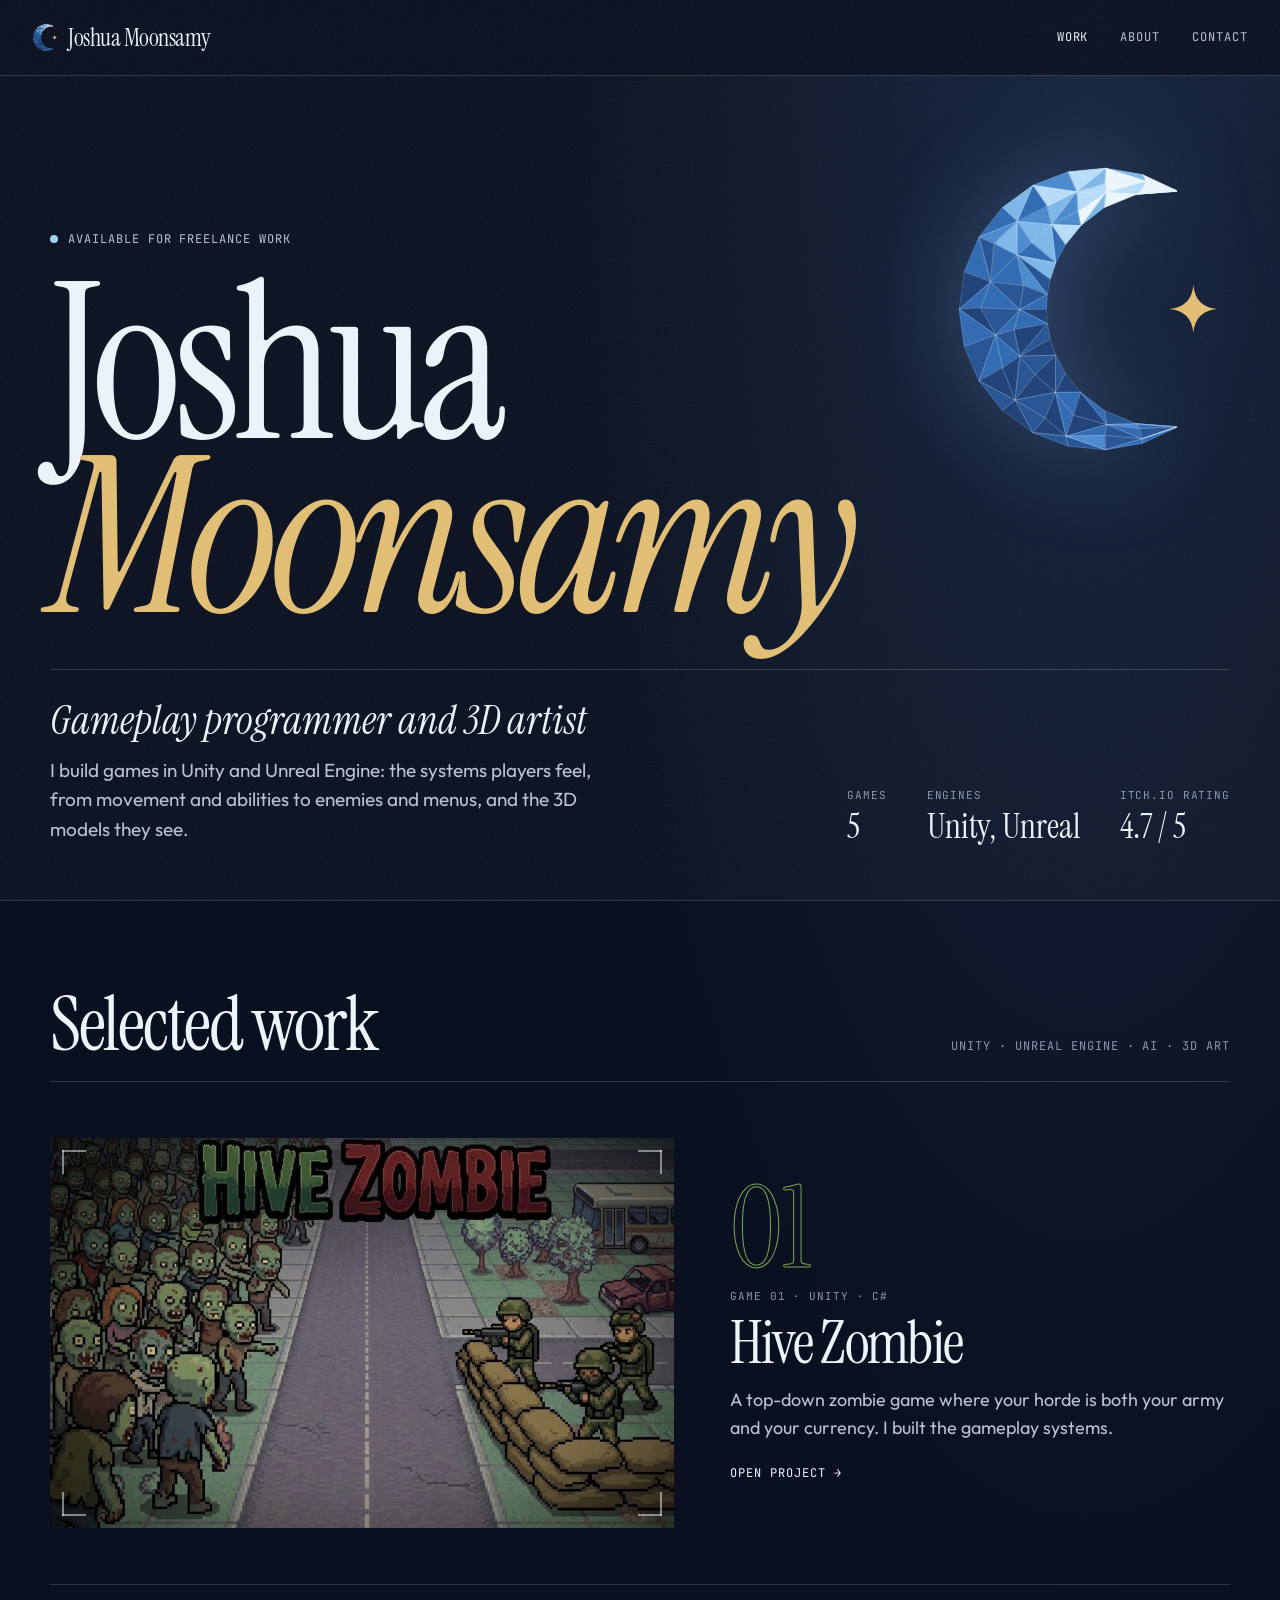
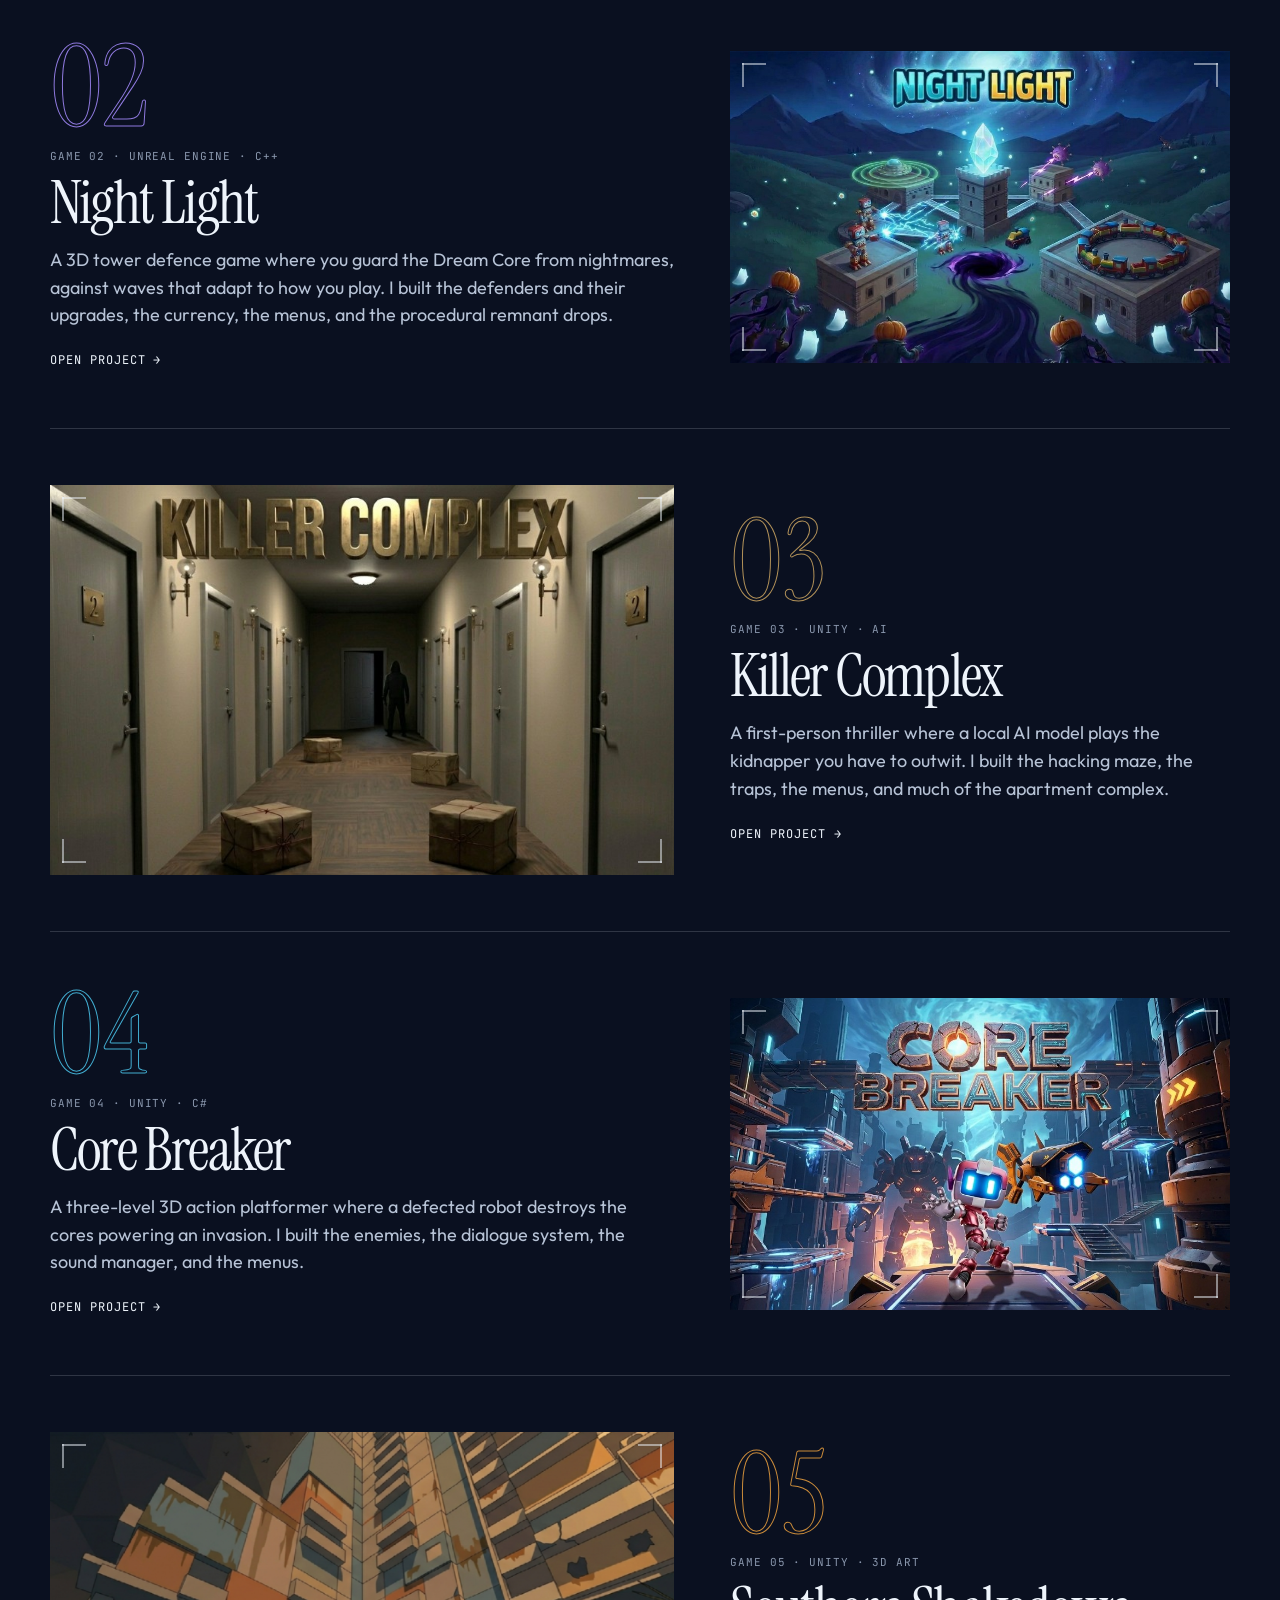
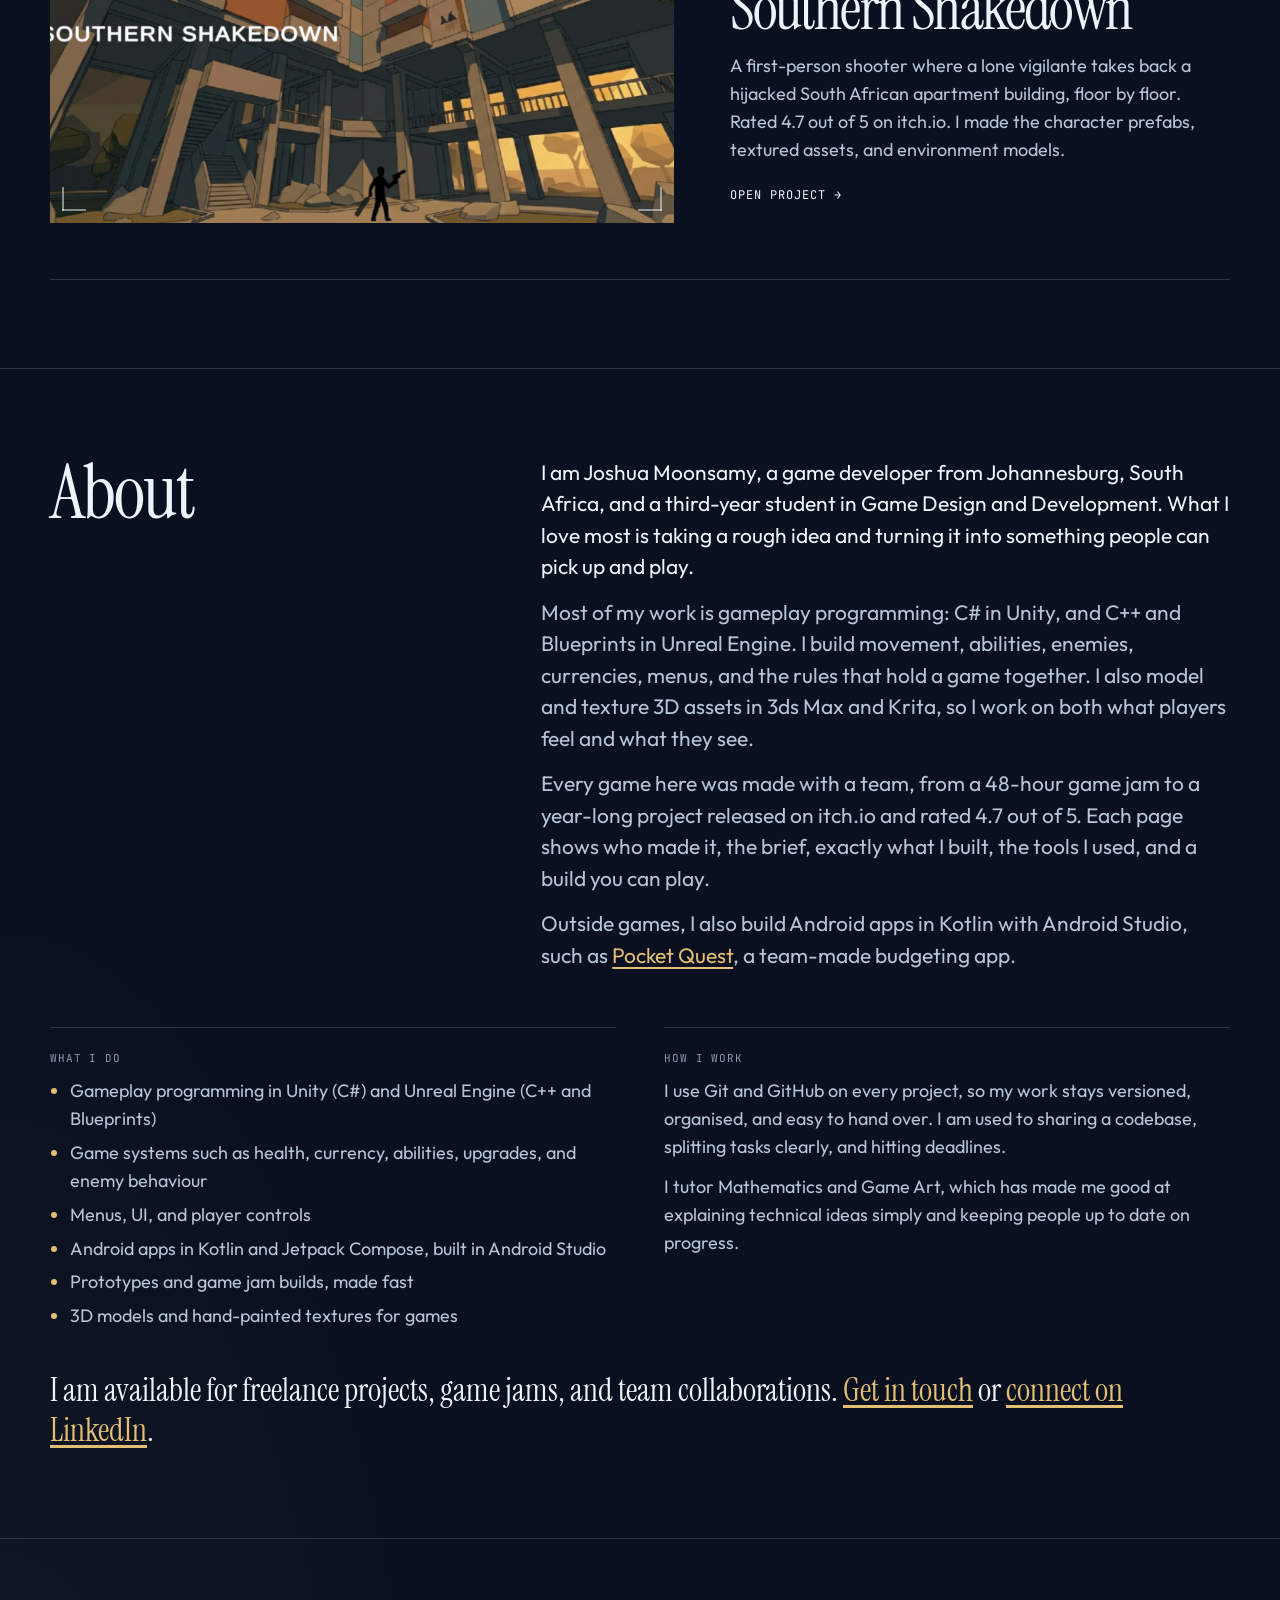
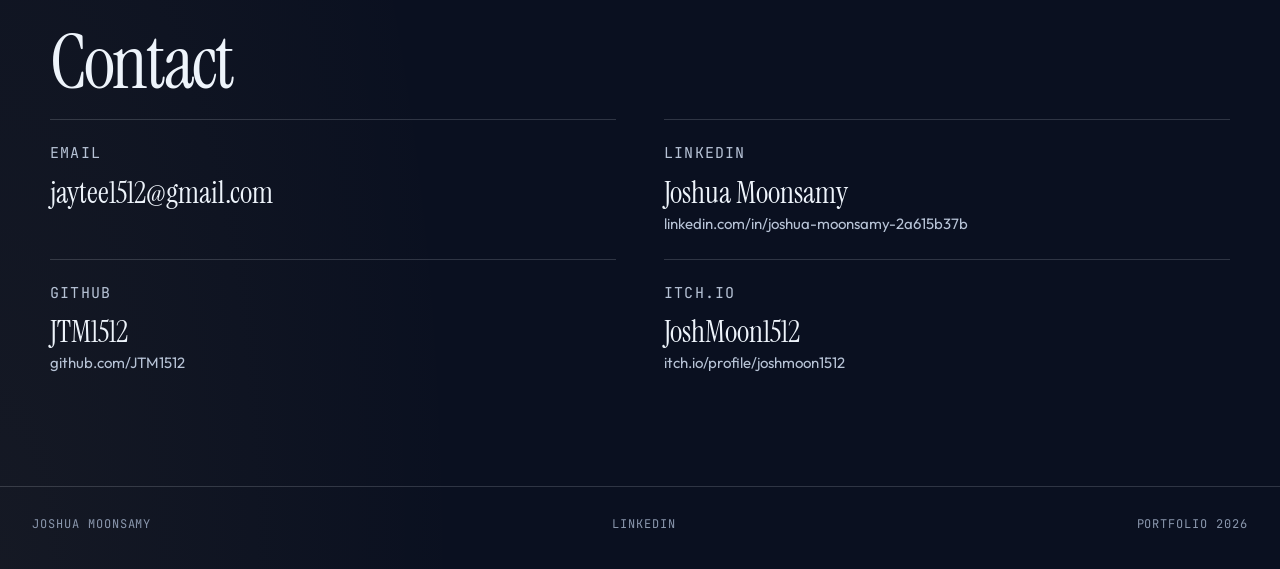
<file: index.html>
<!DOCTYPE html>
<html lang="en">
<head>
  <meta charset="utf-8">
  <meta name="viewport" content="width=device-width, initial-scale=1">
  <title>Joshua Moonsamy — Gameplay Programmer and 3D Artist</title>
  <meta name="description" content="Portfolio of Joshua Moonsamy, a gameplay programmer and 3D artist working in Unity and Unreal Engine. Five games, with the work, tools, and a way to play each one.">
  <meta name="theme-color" content="#0a1020">
  <link rel="icon" href="assets/favicon.svg" type="image/svg+xml">
  <link rel="preconnect" href="https://fonts.googleapis.com">
  <link rel="preconnect" href="https://fonts.gstatic.com" crossorigin>
  <link href="https://fonts.googleapis.com/css2?family=Instrument+Serif:ital@0;1&family=JetBrains+Mono:wght@400;500&family=Outfit:wght@300;400;500&display=swap" rel="stylesheet">
  <link rel="stylesheet" href="css/styles.css">
</head>
<body>
  <a class="skip" href="#work">Skip to work</a>
  <header class="site-header">
    <a class="logo" href="index.html"><img src="assets/crescent.svg" alt="" width="26" height="28">Joshua Moonsamy</a>
    <button class="nav-toggle" type="button" aria-expanded="false" aria-controls="site-nav" aria-label="Open menu">
      <span></span>
    </button>
    <nav class="nav" id="site-nav">
      <a href="index.html#work" aria-current="page">Work</a>
      <a href="index.html#about">About</a>
      <a href="index.html#contact">Contact</a>
    </nav>
  </header>

  <main>
    <section class="hero">
      <img class="hero-mark" src="assets/crescent.svg" alt="" width="300" height="324">
      <div class="wrap">
        <p class="status"><span class="status-dot" aria-hidden="true"></span>Available for freelance work</p>
        <h1 class="hero-name">Joshua<br><em>Moonsamy</em></h1>
        <div class="hero-foot">
          <div>
            <p class="role">Gameplay programmer and 3D artist</p>
            <p class="lede">I build games in Unity and Unreal Engine: the systems players feel, from movement and abilities to enemies and menus, and the 3D models they see.</p>
          </div>
          <dl class="hero-stats">
            <div><dt>Games</dt><dd>5</dd></div>
            <div><dt>Engines</dt><dd>Unity, Unreal</dd></div>
            <div><dt>itch.io rating</dt><dd>4.7 / 5</dd></div>
          </dl>
        </div>
      </div>
    </section>

    <section class="section" id="work">
      <div class="wrap">
        <div class="section-heading">
          <h2>Selected work</h2>
          <p class="section-note">Unity · Unreal Engine · AI · 3D art</p>
        </div>
        <div class="work-list">
          <a class="work-link theme-hive" href="project-01.html">
            <div class="poster">
              <img src="assets/hive-zombie-poster.jpg" alt="Hive Zombie poster with a zombie horde facing soldiers across a city road." width="1024" height="675">
              <video class="poster-video" src="assets/previews/hive-zombie.mp4" muted loop playsinline preload="none" aria-hidden="true"></video>
            </div>
            <div class="work-copy">
              <span class="work-num" aria-hidden="true">01</span>
              <span class="work-kicker">Game 01 · Unity · C#</span>
              <h3 class="work-title">Hive Zombie</h3>
              <p>A top-down zombie game where your horde is both your army and your currency. I built the gameplay systems.</p>
              <span class="more">Open project</span>
            </div>
          </a>
          <a class="work-link theme-night" href="project-02.html">
            <div class="poster">
              <img src="assets/night-light-poster.jpg" alt="Night Light poster with defenders guarding a glowing crystal from nightmare creatures at night." width="1024" height="623">
              <video class="poster-video" src="assets/previews/night-light.mp4" muted loop playsinline preload="none" aria-hidden="true"></video>
            </div>
            <div class="work-copy">
              <span class="work-num" aria-hidden="true">02</span>
              <span class="work-kicker">Game 02 · Unreal Engine · C++</span>
              <h3 class="work-title">Night Light</h3>
              <p>A 3D tower defence game where you guard the Dream Core from nightmares, against waves that adapt to how you play. I built the defenders and their upgrades, the currency, the menus, and the procedural remnant drops.</p>
              <span class="more">Open project</span>
            </div>
          </a>
          <a class="work-link theme-complex" href="project-03.html">
            <div class="poster">
              <img src="assets/killer-complex-poster.jpg" alt="Killer Complex title screen showing a dim apartment corridor with packages and a dark figure." width="1024" height="512">
              <video class="poster-video" src="assets/previews/killer-complex.mp4" muted loop playsinline preload="none" aria-hidden="true"></video>
            </div>
            <div class="work-copy">
              <span class="work-num" aria-hidden="true">03</span>
              <span class="work-kicker">Game 03 · Unity · AI</span>
              <h3 class="work-title">Killer Complex</h3>
              <p>A first-person thriller where a local AI model plays the kidnapper you have to outwit. I built the hacking maze, the traps, the menus, and much of the apartment complex.</p>
              <span class="more">Open project</span>
            </div>
          </a>
          <a class="work-link theme-core" href="project-04.html">
            <div class="poster">
              <img src="assets/core-breaker-poster.jpg" alt="Core Breaker cover with a small robot hero and a drone in front of a sci-fi city." width="1024" height="571">
              <video class="poster-video" src="assets/previews/core-breaker.mp4" muted loop playsinline preload="none" aria-hidden="true"></video>
            </div>
            <div class="work-copy">
              <span class="work-num" aria-hidden="true">04</span>
              <span class="work-kicker">Game 04 · Unity · C#</span>
              <h3 class="work-title">Core Breaker</h3>
              <p>A three-level 3D action platformer where a defected robot destroys the cores powering an invasion. I built the enemies, the dialogue system, the sound manager, and the menus.</p>
              <span class="more">Open project</span>
            </div>
          </a>
          <a class="work-link theme-shakedown" href="project-05.html">
            <div class="poster">
              <img src="assets/southern-shakedown-poster.png" alt="Southern Shakedown cover with a lone figure beneath a damaged apartment tower." width="993" height="551">
              <video class="poster-video" src="assets/previews/southern-shakedown.mp4" muted loop playsinline preload="none" aria-hidden="true"></video>
            </div>
            <div class="work-copy">
              <span class="work-num" aria-hidden="true">05</span>
              <span class="work-kicker">Game 05 · Unity · 3D art</span>
              <h3 class="work-title">Southern Shakedown</h3>
              <p>A first-person shooter where a lone vigilante takes back a hijacked South African apartment building, floor by floor. Rated 4.7 out of 5 on itch.io. I made the character prefabs, textured assets, and environment models.</p>
              <span class="more">Open project</span>
            </div>
          </a>
        </div>
      </div>
    </section>

    <section class="section" id="about">
      <div class="wrap about-grid">
        <h2>About</h2>
        <div class="about-copy">
          <p>I am Joshua Moonsamy, a game developer from Johannesburg, South Africa, and a third-year student in Game Design and Development. What I love most is taking a rough idea and turning it into something people can pick up and play.</p>
          <p>Most of my work is gameplay programming: C# in Unity, and C++ and Blueprints in Unreal Engine. I build movement, abilities, enemies, currencies, menus, and the rules that hold a game together. I also model and texture 3D assets in 3ds Max and Krita, so I work on both what players feel and what they see.</p>
          <p>Every game here was made with a team, from a 48-hour game jam to a year-long project released on itch.io and rated 4.7 out of 5. Each page shows who made it, the brief, exactly what I built, the tools I used, and a build you can play.</p>
          <p>Outside games, I also build Android apps in Kotlin with Android Studio, such as <a href="https://github.com/Vargr013/Pocket-Quest-Budgeting" target="_blank" rel="noopener noreferrer">Pocket Quest</a>, a team-made budgeting app.</p>
        </div>
        <div class="about-details">
          <div class="about-block">
            <span class="work-kicker">What I do</span>
            <ul class="role-list">
              <li>Gameplay programming in Unity (C#) and Unreal Engine (C++ and Blueprints)</li>
              <li>Game systems such as health, currency, abilities, upgrades, and enemy behaviour</li>
              <li>Menus, UI, and player controls</li>
              <li>Android apps in Kotlin and Jetpack Compose, built in Android Studio</li>
              <li>Prototypes and game jam builds, made fast</li>
              <li>3D models and hand-painted textures for games</li>
            </ul>
          </div>
          <div class="about-block">
            <span class="work-kicker">How I work</span>
            <p>I use Git and GitHub on every project, so my work stays versioned, organised, and easy to hand over. I am used to sharing a codebase, splitting tasks clearly, and hitting deadlines.</p>
            <p>I tutor Mathematics and Game Art, which has made me good at explaining technical ideas simply and keeping people up to date on progress.</p>
          </div>
        </div>
        <p class="about-cta">I am available for freelance projects, game jams, and team collaborations. <a href="#contact">Get in touch</a> or <a href="https://www.linkedin.com/in/joshua-moonsamy-2a615b37b/" target="_blank" rel="noopener noreferrer">connect on LinkedIn</a>.</p>
      </div>
    </section>

    <section class="section" id="contact">
      <div class="wrap">
        <div class="section-heading">
          <h2>Contact</h2>
        </div>
        <div class="contact-grid">
          <a class="contact-card" href="mailto:jaytee1512@gmail.com">
            <span class="work-kicker">Email</span>
            <strong>jaytee1512@gmail.com</strong>
          </a>
          <a class="contact-card" href="https://www.linkedin.com/in/joshua-moonsamy-2a615b37b/" target="_blank" rel="noopener noreferrer">
            <span class="work-kicker">LinkedIn</span>
            <strong>Joshua Moonsamy</strong>
            <span>linkedin.com/in/joshua-moonsamy-2a615b37b</span>
          </a>
          <a class="contact-card" href="https://github.com/JTM1512" target="_blank" rel="noopener noreferrer">
            <span class="work-kicker">GitHub</span>
            <strong>JTM1512</strong>
            <span>github.com/JTM1512</span>
          </a>
          <a class="contact-card" href="https://itch.io/profile/joshmoon1512" target="_blank" rel="noopener noreferrer">
            <span class="work-kicker">itch.io</span>
            <strong>JoshMoon1512</strong>
            <span>itch.io/profile/joshmoon1512</span>
          </a>
        </div>
      </div>
    </section>
  </main>

  <footer class="site-footer">
    <span>Joshua Moonsamy</span>
    <a href="https://www.linkedin.com/in/joshua-moonsamy-2a615b37b/" target="_blank" rel="noopener noreferrer">LinkedIn</a>
    <span>Portfolio <span data-year>2026</span></span>
  </footer>
  <script src="js/main.js"></script>
</body>
</html>
</file>
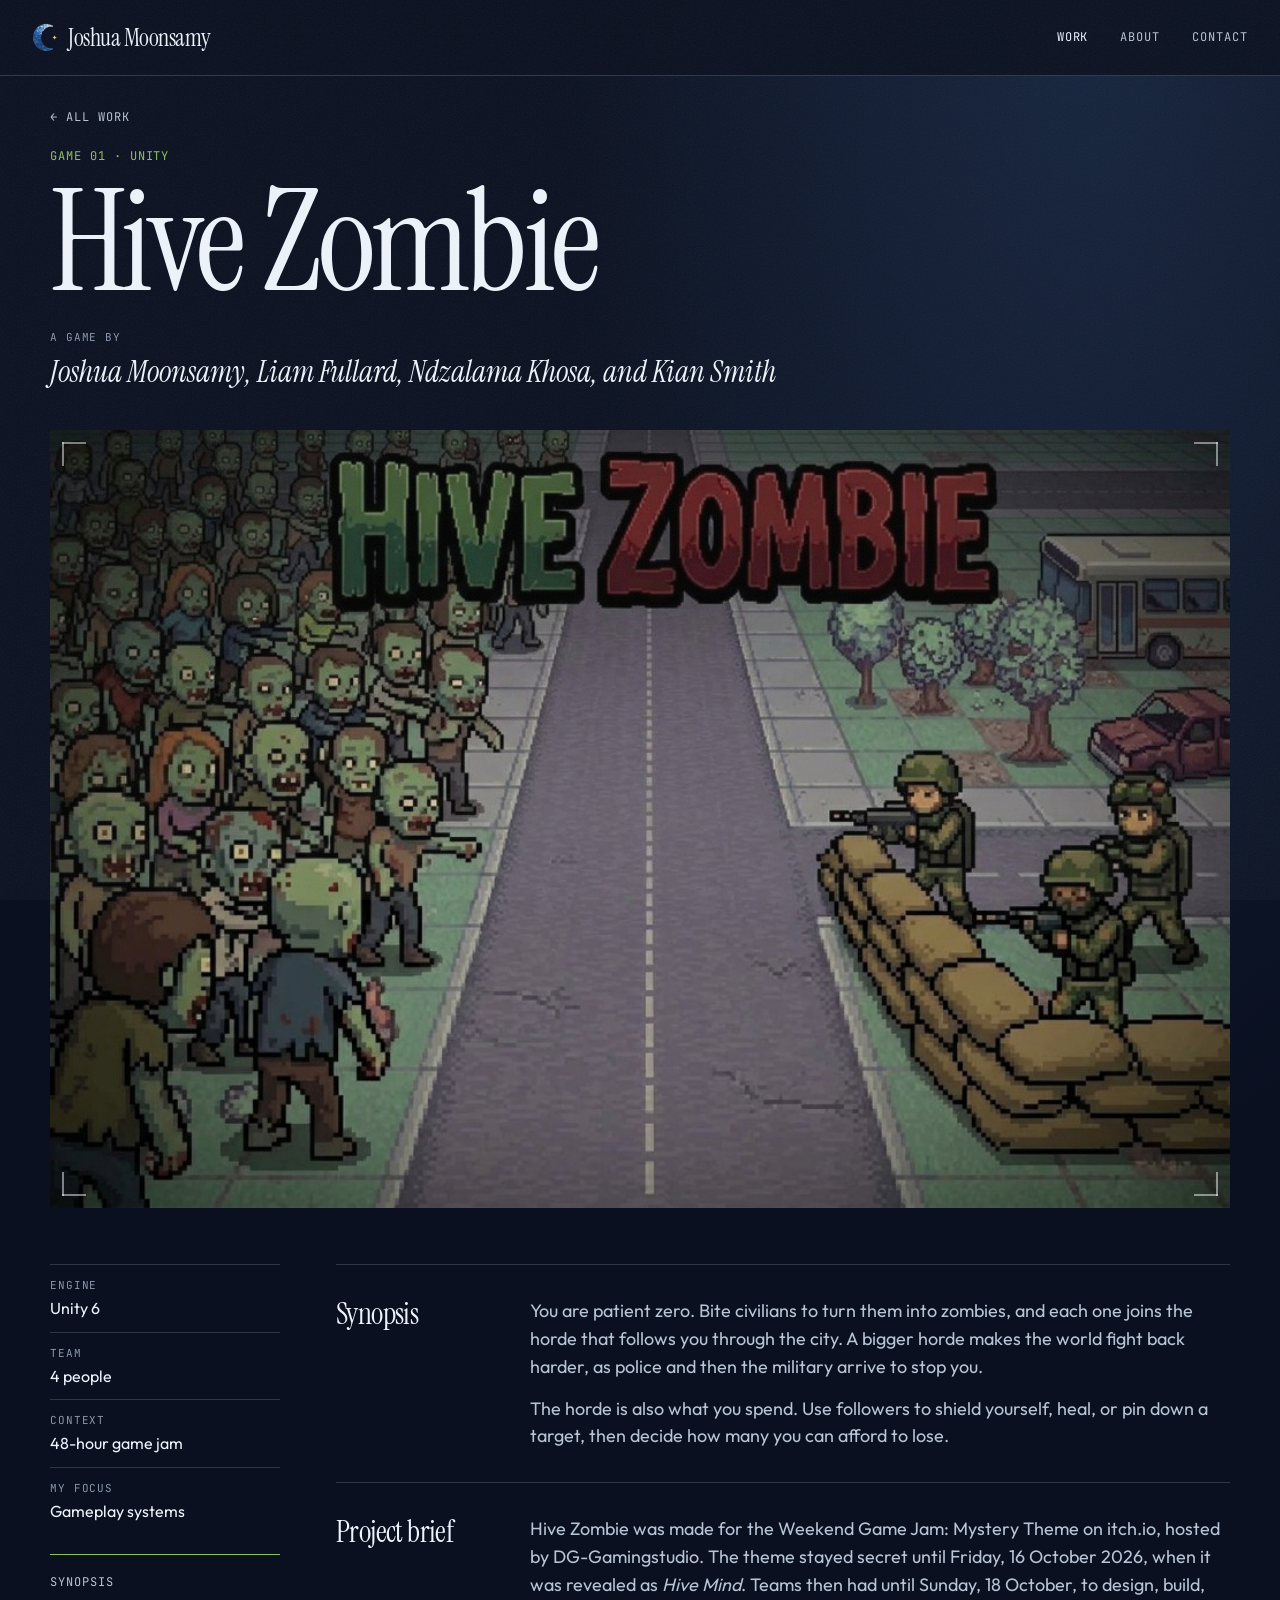
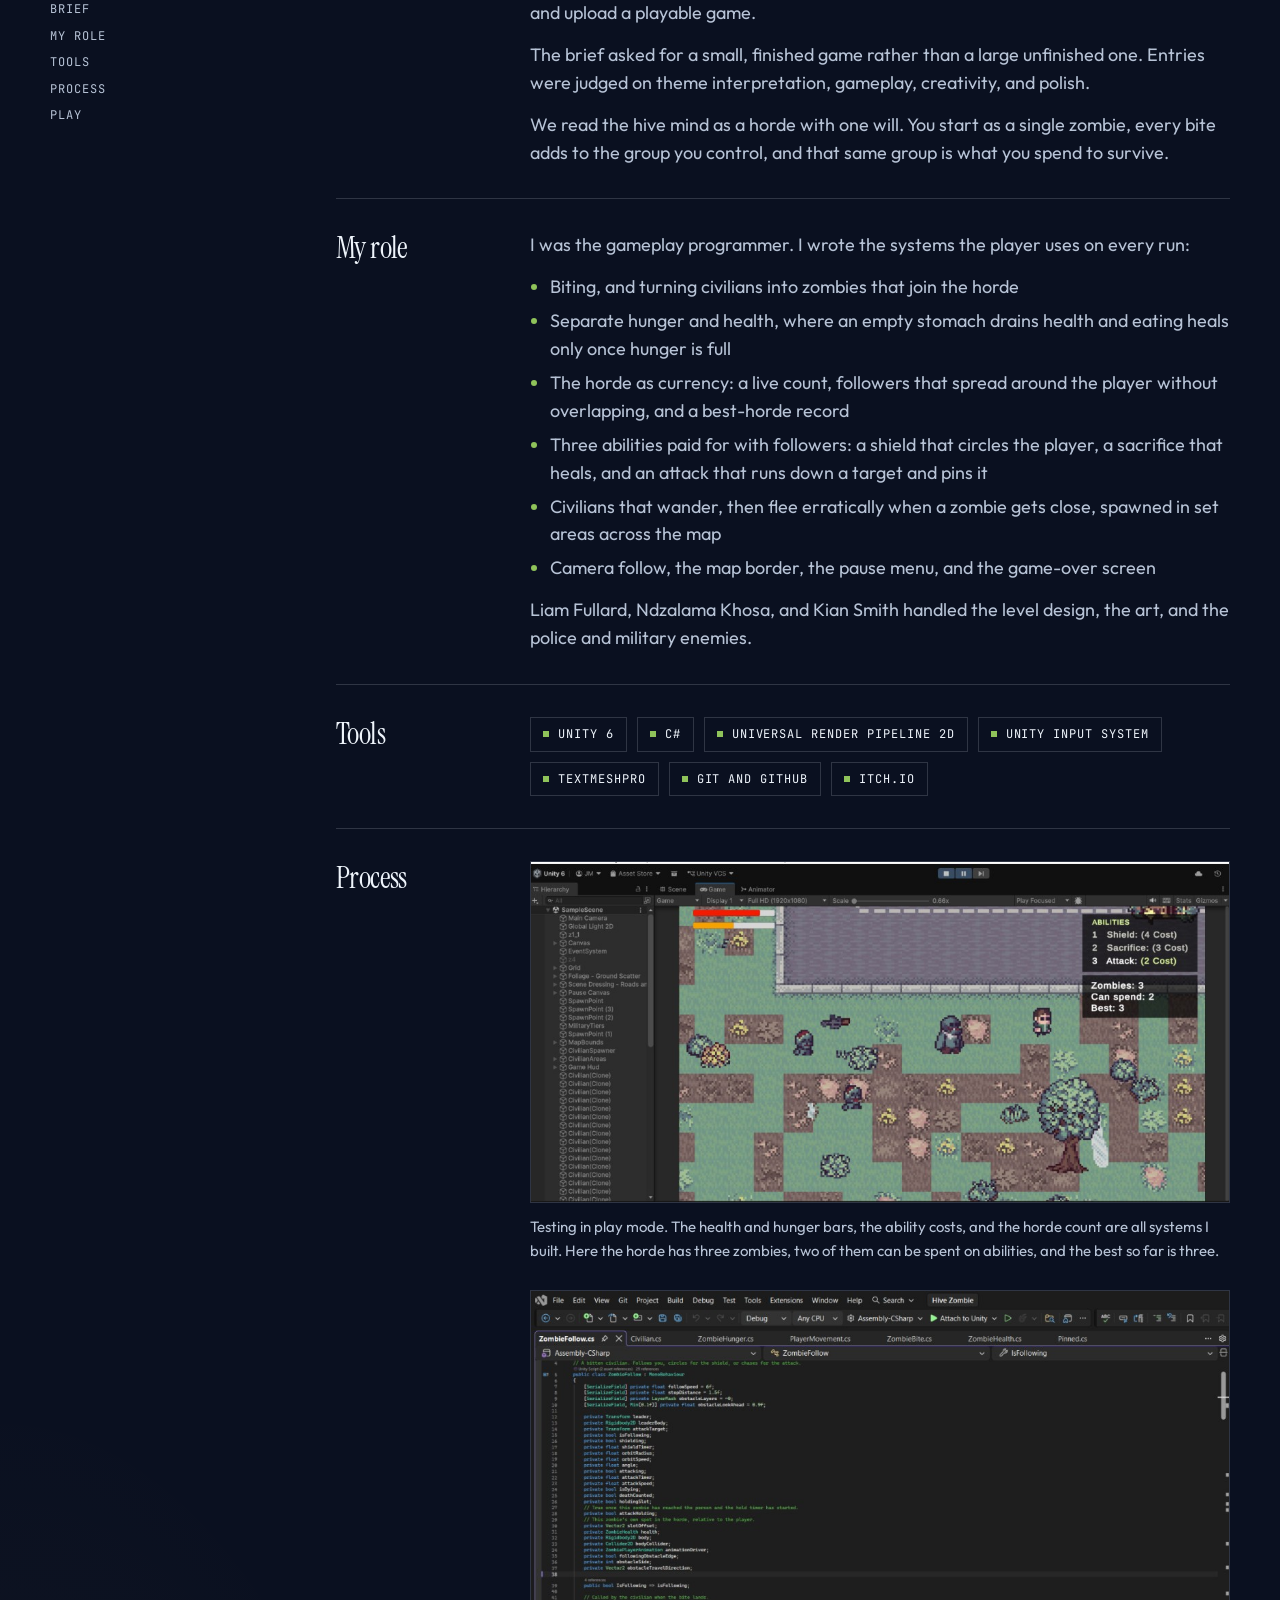
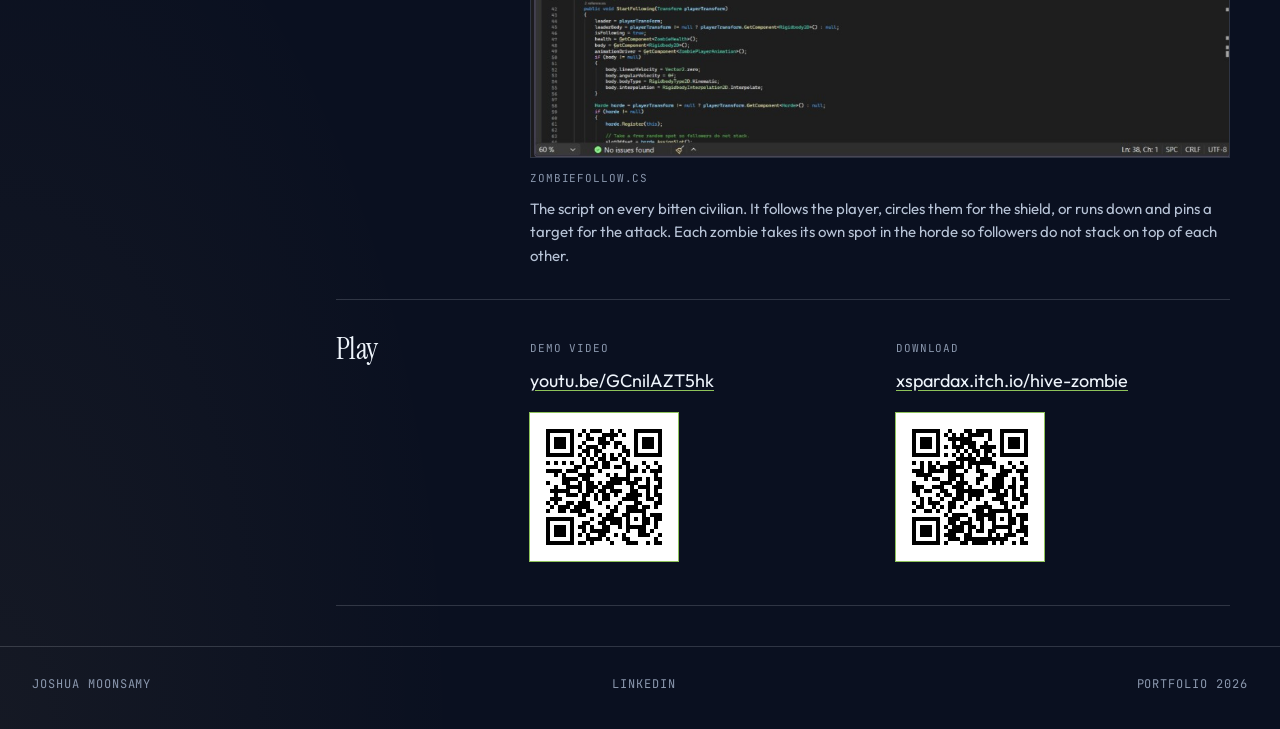
<file: project-01.html>
<!DOCTYPE html>
<html lang="en">
<head>
  <meta charset="utf-8">
  <meta name="viewport" content="width=device-width, initial-scale=1">
  <title>Hive Zombie — Joshua Moonsamy</title>
  <meta name="description" content="Hive Zombie, a top-down pixel-art zombie game made in Unity. Joshua Moonsamy built the gameplay systems: biting, the horde, hunger and health, and the abilities.">
  <meta name="theme-color" content="#0a1020">
  <link rel="icon" href="assets/favicon.svg" type="image/svg+xml">
  <link rel="preconnect" href="https://fonts.googleapis.com">
  <link rel="preconnect" href="https://fonts.gstatic.com" crossorigin>
  <link href="https://fonts.googleapis.com/css2?family=Instrument+Serif:ital@0;1&family=JetBrains+Mono:wght@400;500&family=Outfit:wght@300;400;500&display=swap" rel="stylesheet">
  <link rel="stylesheet" href="css/styles.css">
</head>
<body class="theme-hive">
  <a class="skip" href="#synopsis">Skip to project details</a>
  <header class="site-header">
    <a class="logo" href="index.html"><img src="assets/crescent.svg" alt="" width="26" height="28">Joshua Moonsamy</a>
    <button class="nav-toggle" type="button" aria-expanded="false" aria-controls="site-nav" aria-label="Open menu">
      <span></span>
    </button>
    <nav class="nav" id="site-nav">
      <a href="index.html#work" aria-current="page">Work</a>
      <a href="index.html#about">About</a>
      <a href="index.html#contact">Contact</a>
    </nav>
  </header>

  <main>
    <div class="wrap">
      <a class="back" href="index.html#work">All work</a>
      <section class="project-hero">
        <div class="poster">
          <img src="assets/hive-zombie-poster.jpg" alt="Hive Zombie poster. A crowd of pixel-art zombies on the left faces soldiers behind sandbags on the right, across a city road." width="1024" height="675">
        </div>
        <div class="project-copy">
          <p class="kicker">Game 01 · Unity</p>
          <h1>Hive Zombie</h1>
          <p class="team"><span class="meta-label">A game by</span>Joshua Moonsamy, Liam Fullard, Ndzalama Khosa, and Kian Smith</p>
        </div>
      </section>

      <div class="project-body">
        <aside class="quick-facts" aria-label="Quick facts">
          <dl>
            <div><dt>Engine</dt><dd>Unity 6</dd></div>
            <div><dt>Team</dt><dd>4 people</dd></div>
            <div><dt>Context</dt><dd>48-hour game jam</dd></div>
            <div><dt>My focus</dt><dd>Gameplay systems</dd></div>
          </dl>
          <nav class="page-nav" aria-label="On this page">
            <a href="#synopsis">Synopsis</a>
            <a href="#brief">Brief</a>
            <a href="#role">My role</a>
            <a href="#tools">Tools</a>
            <a href="#process">Process</a>
            <a href="#play">Play</a>
          </nav>
        </aside>
      <section class="facts">
        <article class="fact" id="synopsis">
          <h2>Synopsis</h2>
          <div>
            <p>You are patient zero. Bite civilians to turn them into zombies, and each one joins the horde that follows you through the city. A bigger horde makes the world fight back harder, as police and then the military arrive to stop you.</p>
            <p>The horde is also what you spend. Use followers to shield yourself, heal, or pin down a target, then decide how many you can afford to lose.</p>
          </div>
        </article>
        <article class="fact" id="brief">
          <h2>Project brief</h2>
          <div>
            <p>Hive Zombie was made for the Weekend Game Jam: Mystery Theme on itch.io, hosted by DG-Gamingstudio. The theme stayed secret until Friday, 16 October 2026, when it was revealed as <em>Hive Mind</em>. Teams then had until Sunday, 18 October, to design, build, and upload a playable game.</p>
            <p>The brief asked for a small, finished game rather than a large unfinished one. Entries were judged on theme interpretation, gameplay, creativity, and polish.</p>
            <p>We read the hive mind as a horde with one will. You start as a single zombie, every bite adds to the group you control, and that same group is what you spend to survive.</p>
          </div>
        </article>
        <article class="fact" id="role">
          <h2>My role</h2>
          <div>
            <p>I was the gameplay programmer. I wrote the systems the player uses on every run:</p>
            <ul class="role-list">
              <li>Biting, and turning civilians into zombies that join the horde</li>
              <li>Separate hunger and health, where an empty stomach drains health and eating heals only once hunger is full</li>
              <li>The horde as currency: a live count, followers that spread around the player without overlapping, and a best-horde record</li>
              <li>Three abilities paid for with followers: a shield that circles the player, a sacrifice that heals, and an attack that runs down a target and pins it</li>
              <li>Civilians that wander, then flee erratically when a zombie gets close, spawned in set areas across the map</li>
              <li>Camera follow, the map border, the pause menu, and the game-over screen</li>
            </ul>
            <p>Liam Fullard, Ndzalama Khosa, and Kian Smith handled the level design, the art, and the police and military enemies.</p>
          </div>
        </article>
        <article class="fact" id="tools">
          <h2>Tools</h2>
          <ul class="tools">
            <li>Unity 6</li>
            <li>C#</li>
            <li>Universal Render Pipeline 2D</li>
            <li>Unity Input System</li>
            <li>TextMeshPro</li>
            <li>Git and GitHub</li>
            <li>itch.io</li>
          </ul>
        </article>
        <article class="fact" id="process">
          <h2>Process</h2>
          <div class="process-gallery">
            <figure class="shot">
              <a href="assets/hive-zombie-process-play.png" target="_blank" rel="noopener"><img src="assets/hive-zombie-process-play.png" alt="Hive Zombie in play mode in the Unity editor. Zombies follow the player across the map, health and hunger bars sit top left, and panels on the right list the three abilities and the horde count: 3 zombies, 2 that can be spent, and a best of 3." width="1024" height="499" loading="lazy"></a>
              <figcaption>Testing in play mode. The health and hunger bars, the ability costs, and the horde count are all systems I built. Here the horde has three zombies, two of them can be spent on abilities, and the best so far is three.</figcaption>
            </figure>
            <figure class="shot">
              <a href="assets/hive-zombie-process-follow-code.png" target="_blank" rel="noopener"><img src="assets/hive-zombie-process-follow-code.png" alt="ZombieFollow.cs open in Visual Studio, showing the follow, shield, and attack fields and the StartFollowing method." width="1024" height="684" loading="lazy"></a>
              <figcaption>
                <span class="meta-label">ZombieFollow.cs</span>
                The script on every bitten civilian. It follows the player, circles them for the shield, or runs down and pins a target for the attack. Each zombie takes its own spot in the horde so followers do not stack on top of each other.
              </figcaption>
            </figure>
          </div>
        </article>
        <article class="fact" id="play">
          <h2>Play</h2>
          <div class="link-grid">
            <div class="action">
              <span class="meta-label">Demo video</span>
              <a href="https://youtu.be/GCnilAZT5hk" target="_blank" rel="noopener noreferrer">youtu.be/GCnilAZT5hk</a>
              <img class="qr" src="assets/hive-zombie-video-qr.svg" alt="QR code linking to the Hive Zombie gameplay demo on YouTube" width="148" height="148">
            </div>
            <div class="action">
              <span class="meta-label">Download</span>
              <a href="https://xspardax.itch.io/hive-zombie" target="_blank" rel="noopener noreferrer">xspardax.itch.io/hive-zombie</a>
              <img class="qr" src="assets/hive-zombie-download-qr.svg" alt="QR code linking to the Hive Zombie download on itch.io" width="148" height="148">
            </div>
          </div>
        </article>
      </section>
      </div>
    </div>
  </main>

  <footer class="site-footer">
    <span>Joshua Moonsamy</span>
    <a href="https://www.linkedin.com/in/joshua-moonsamy-2a615b37b/" target="_blank" rel="noopener noreferrer">LinkedIn</a>
    <span>Portfolio <span data-year>2026</span></span>
  </footer>
  <script src="js/main.js"></script>
</body>
</html>
</file>
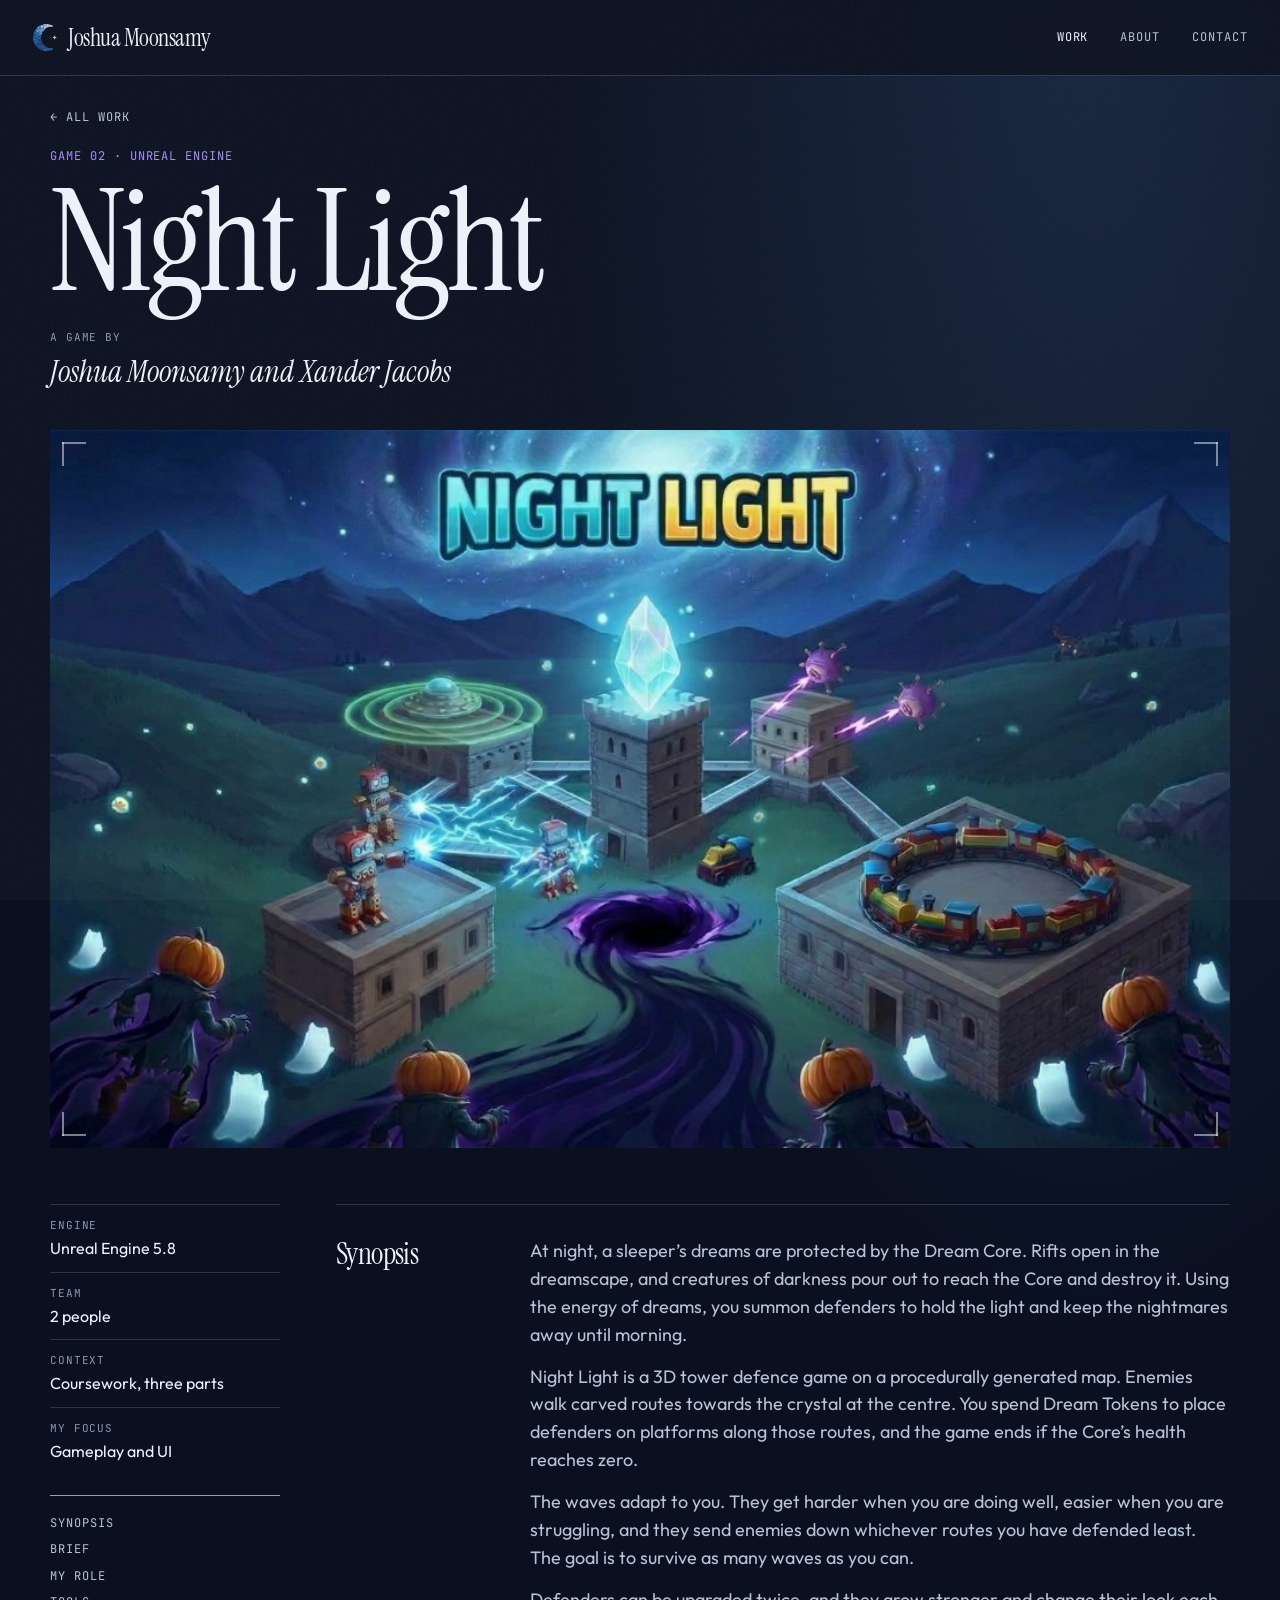
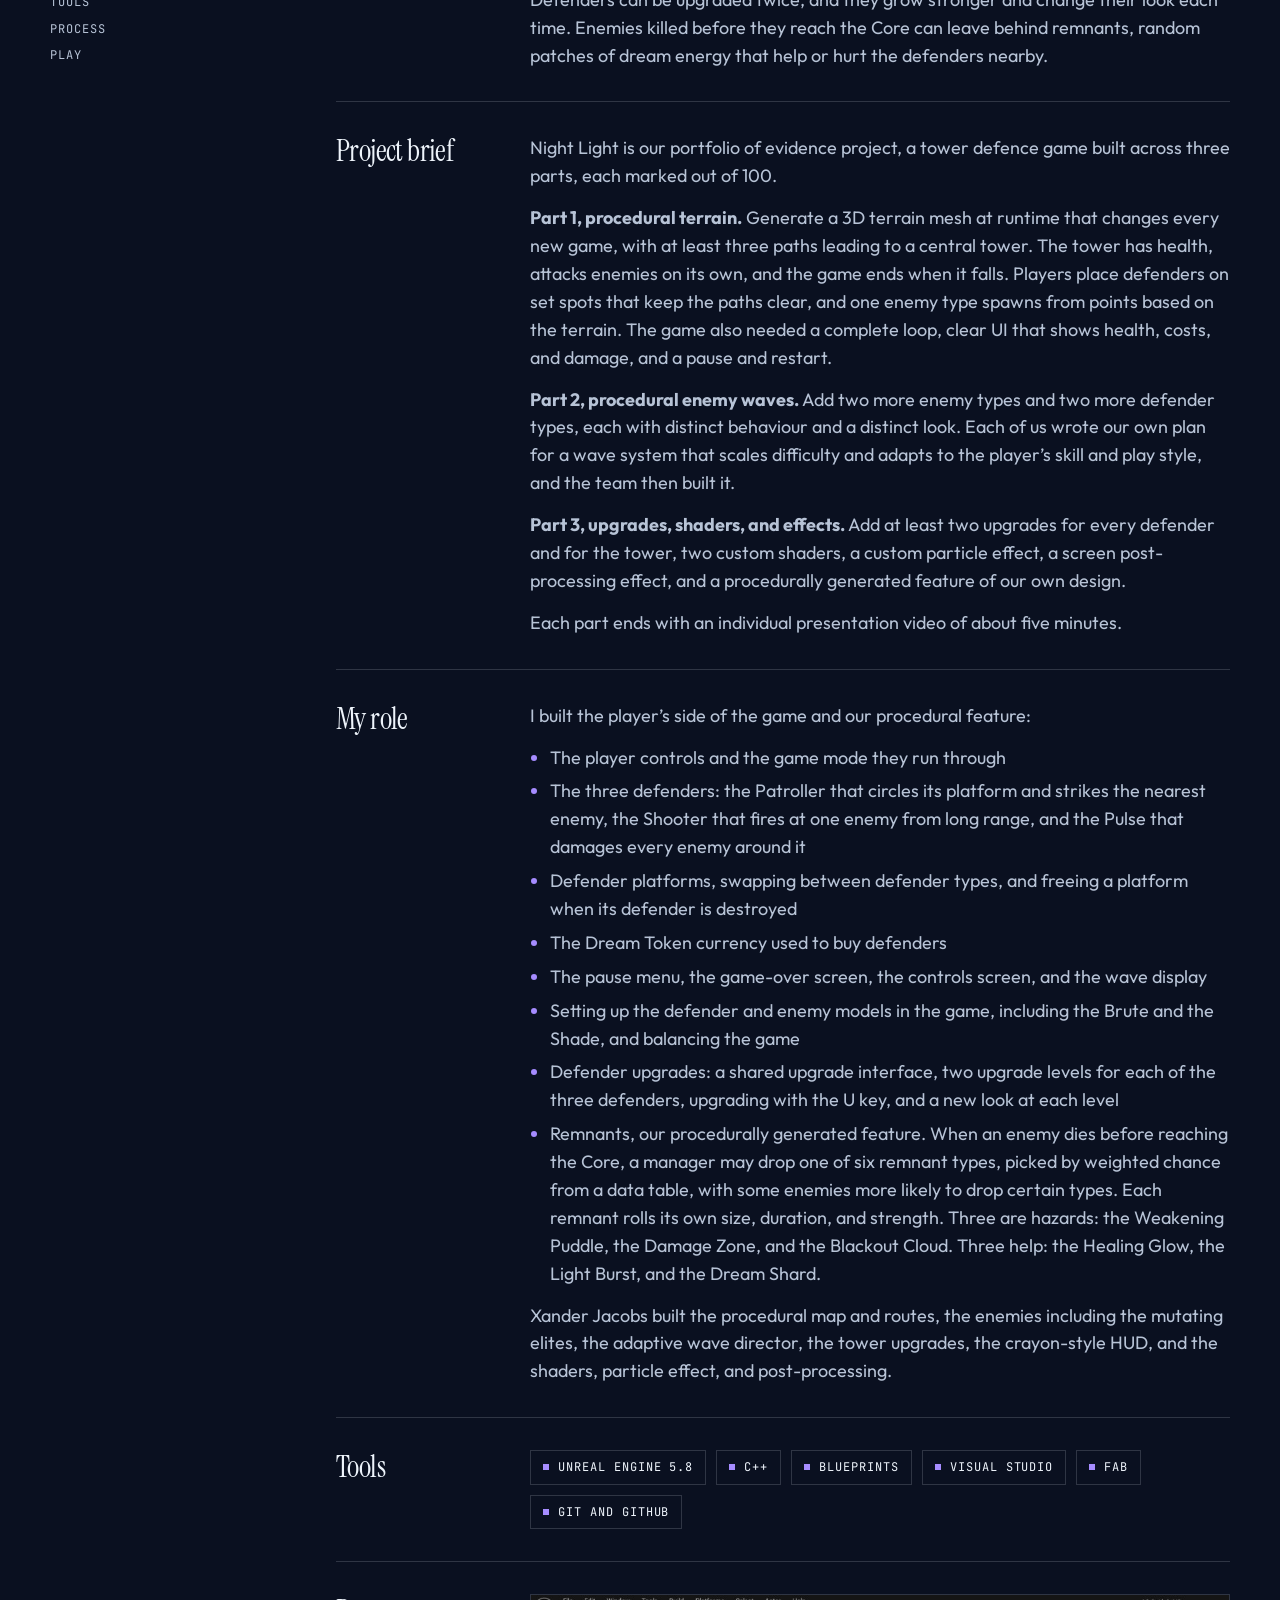
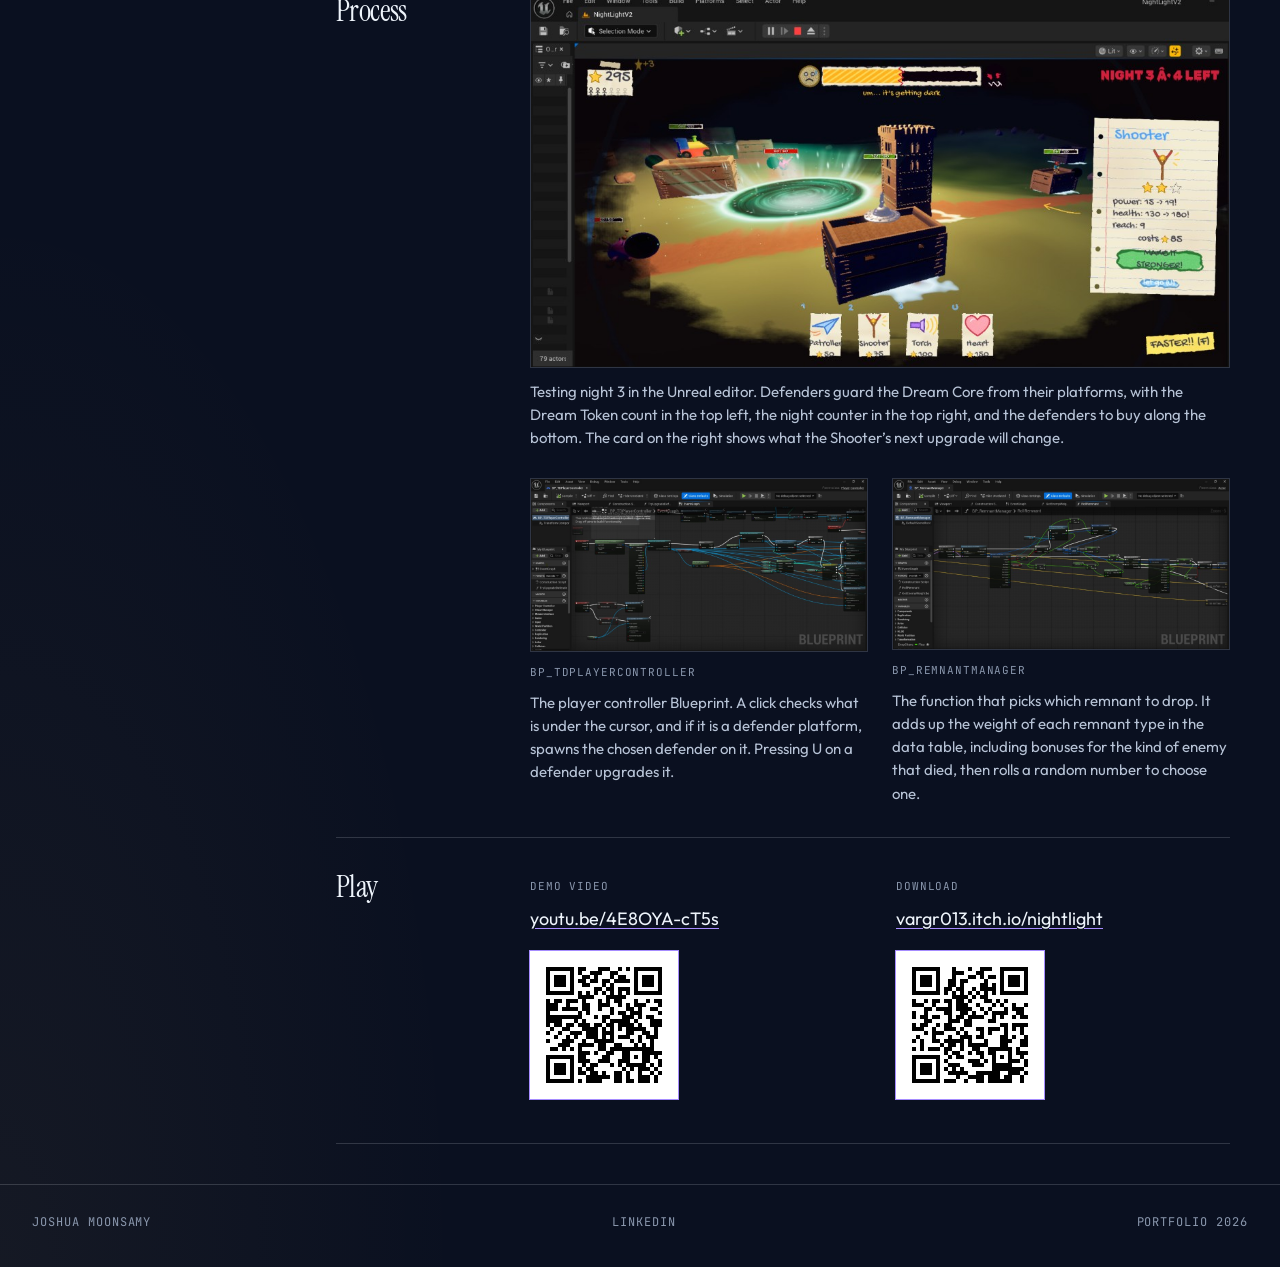
<file: project-02.html>
<!DOCTYPE html>
<html lang="en">
<head>
  <meta charset="utf-8">
  <meta name="viewport" content="width=device-width, initial-scale=1">
  <title>Night Light — Joshua Moonsamy</title>
  <meta name="description" content="Night Light, a 3D tower defence game in Unreal Engine 5.8. Joshua Moonsamy built the defenders and their upgrades, the player controls, the Dream Token currency, the menus, and the procedural Remnants feature.">
  <meta name="theme-color" content="#0a1020">
  <link rel="icon" href="assets/favicon.svg" type="image/svg+xml">
  <link rel="preconnect" href="https://fonts.googleapis.com">
  <link rel="preconnect" href="https://fonts.gstatic.com" crossorigin>
  <link href="https://fonts.googleapis.com/css2?family=Instrument+Serif:ital@0;1&family=JetBrains+Mono:wght@400;500&family=Outfit:wght@300;400;500&display=swap" rel="stylesheet">
  <link rel="stylesheet" href="css/styles.css">
</head>
<body class="theme-night">
  <a class="skip" href="#synopsis">Skip to project details</a>
  <header class="site-header">
    <a class="logo" href="index.html"><img src="assets/crescent.svg" alt="" width="26" height="28">Joshua Moonsamy</a>
    <button class="nav-toggle" type="button" aria-expanded="false" aria-controls="site-nav" aria-label="Open menu">
      <span></span>
    </button>
    <nav class="nav" id="site-nav">
      <a href="index.html#work" aria-current="page">Work</a>
      <a href="index.html#about">About</a>
      <a href="index.html#contact">Contact</a>
    </nav>
  </header>

  <main>
    <div class="wrap">
      <a class="back" href="index.html#work">All work</a>
      <section class="project-hero">
        <div class="poster">
          <img src="assets/night-light-poster.jpg" alt="Night Light poster. A glowing crystal on a stone tower at the centre of a night map, guarded by robot, UFO, and toy-train defenders, while pumpkin-headed creatures and ghosts close in from a dark rift." width="1024" height="623">
        </div>
        <div class="project-copy">
          <p class="kicker">Game 02 · Unreal Engine</p>
          <h1>Night Light</h1>
          <p class="team"><span class="meta-label">A game by</span>Joshua Moonsamy and Xander Jacobs</p>
        </div>
      </section>

      <div class="project-body">
        <aside class="quick-facts" aria-label="Quick facts">
          <dl>
            <div><dt>Engine</dt><dd>Unreal Engine 5.8</dd></div>
            <div><dt>Team</dt><dd>2 people</dd></div>
            <div><dt>Context</dt><dd>Coursework, three parts</dd></div>
            <div><dt>My focus</dt><dd>Gameplay and UI</dd></div>
          </dl>
          <nav class="page-nav" aria-label="On this page">
            <a href="#synopsis">Synopsis</a>
            <a href="#brief">Brief</a>
            <a href="#role">My role</a>
            <a href="#tools">Tools</a>
            <a href="#process">Process</a>
            <a href="#play">Play</a>
          </nav>
        </aside>
      <section class="facts">
        <article class="fact" id="synopsis">
          <h2>Synopsis</h2>
          <div>
            <p>At night, a sleeper’s dreams are protected by the Dream Core. Rifts open in the dreamscape, and creatures of darkness pour out to reach the Core and destroy it. Using the energy of dreams, you summon defenders to hold the light and keep the nightmares away until morning.</p>
            <p>Night Light is a 3D tower defence game on a procedurally generated map. Enemies walk carved routes towards the crystal at the centre. You spend Dream Tokens to place defenders on platforms along those routes, and the game ends if the Core’s health reaches zero.</p>
            <p>The waves adapt to you. They get harder when you are doing well, easier when you are struggling, and they send enemies down whichever routes you have defended least. The goal is to survive as many waves as you can.</p>
            <p>Defenders can be upgraded twice, and they grow stronger and change their look each time. Enemies killed before they reach the Core can leave behind remnants, random patches of dream energy that help or hurt the defenders nearby.</p>
          </div>
        </article>
        <article class="fact" id="brief">
          <h2>Project brief</h2>
          <div>
            <p>Night Light is our portfolio of evidence project, a tower defence game built across three parts, each marked out of 100.</p>
            <p><strong>Part 1, procedural terrain.</strong> Generate a 3D terrain mesh at runtime that changes every new game, with at least three paths leading to a central tower. The tower has health, attacks enemies on its own, and the game ends when it falls. Players place defenders on set spots that keep the paths clear, and one enemy type spawns from points based on the terrain. The game also needed a complete loop, clear UI that shows health, costs, and damage, and a pause and restart.</p>
            <p><strong>Part 2, procedural enemy waves.</strong> Add two more enemy types and two more defender types, each with distinct behaviour and a distinct look. Each of us wrote our own plan for a wave system that scales difficulty and adapts to the player’s skill and play style, and the team then built it.</p>
            <p><strong>Part 3, upgrades, shaders, and effects.</strong> Add at least two upgrades for every defender and for the tower, two custom shaders, a custom particle effect, a screen post-processing effect, and a procedurally generated feature of our own design.</p>
            <p>Each part ends with an individual presentation video of about five minutes.</p>
          </div>
        </article>
        <article class="fact" id="role">
          <h2>My role</h2>
          <div>
            <p>I built the player’s side of the game and our procedural feature:</p>
            <ul class="role-list">
              <li>The player controls and the game mode they run through</li>
              <li>The three defenders: the Patroller that circles its platform and strikes the nearest enemy, the Shooter that fires at one enemy from long range, and the Pulse that damages every enemy around it</li>
              <li>Defender platforms, swapping between defender types, and freeing a platform when its defender is destroyed</li>
              <li>The Dream Token currency used to buy defenders</li>
              <li>The pause menu, the game-over screen, the controls screen, and the wave display</li>
              <li>Setting up the defender and enemy models in the game, including the Brute and the Shade, and balancing the game</li>
              <li>Defender upgrades: a shared upgrade interface, two upgrade levels for each of the three defenders, upgrading with the U key, and a new look at each level</li>
              <li>Remnants, our procedurally generated feature. When an enemy dies before reaching the Core, a manager may drop one of six remnant types, picked by weighted chance from a data table, with some enemies more likely to drop certain types. Each remnant rolls its own size, duration, and strength. Three are hazards: the Weakening Puddle, the Damage Zone, and the Blackout Cloud. Three help: the Healing Glow, the Light Burst, and the Dream Shard.</li>
            </ul>
            <p>Xander Jacobs built the procedural map and routes, the enemies including the mutating elites, the adaptive wave director, the tower upgrades, the crayon-style HUD, and the shaders, particle effect, and post-processing.</p>
          </div>
        </article>
        <article class="fact" id="tools">
          <h2>Tools</h2>
          <ul class="tools">
            <li>Unreal Engine 5.8</li>
            <li>C++</li>
            <li>Blueprints</li>
            <li>Visual Studio</li>
            <li>Fab</li>
            <li>Git and GitHub</li>
          </ul>
        </article>
        <article class="fact" id="process">
          <h2>Process</h2>
          <div class="process-gallery">
            <figure class="shot">
              <a href="assets/night-light-process-play.png" target="_blank" rel="noopener"><img src="assets/night-light-process-play.png" alt="Night Light being played in the Unreal editor on night 3. Defenders stand on wooden crate platforms around the Dream Core tower, with the Dream Token count top left, a night progress bar at the top, a defender upgrade card on the right, and the defender bar along the bottom." width="1024" height="545" loading="lazy"></a>
              <figcaption>Testing night 3 in the Unreal editor. Defenders guard the Dream Core from their platforms, with the Dream Token count in the top left, the night counter in the top right, and the defenders to buy along the bottom. The card on the right shows what the Shooter’s next upgrade will change.</figcaption>
            </figure>
            <div class="shot-pair">
              <figure class="shot">
                <a href="assets/night-light-process-controller.png" target="_blank" rel="noopener"><img src="assets/night-light-process-controller.png" alt="The BP_TDPlayerController event graph in Unreal Engine, with mouse input nodes leading to a cast to the defender placement Blueprint and several spawn actor nodes." width="1024" height="524" loading="lazy"></a>
                <figcaption>
                  <span class="meta-label">BP_TDPlayerController</span>
                  The player controller Blueprint. A click checks what is under the cursor, and if it is a defender platform, spawns the chosen defender on it. Pressing U on a defender upgrades it.
                </figcaption>
              </figure>
              <figure class="shot">
                <a href="assets/night-light-process-remnants.png" target="_blank" rel="noopener"><img src="assets/night-light-process-remnants.png" alt="The RollRemnant function in the BP_RemnantManager Blueprint, with loops over data table rows that add up a running weight and pick a remnant type." width="1024" height="518" loading="lazy"></a>
                <figcaption>
                  <span class="meta-label">BP_RemnantManager</span>
                  The function that picks which remnant to drop. It adds up the weight of each remnant type in the data table, including bonuses for the kind of enemy that died, then rolls a random number to choose one.
                </figcaption>
              </figure>
            </div>
          </div>
        </article>
        <article class="fact" id="play">
          <h2>Play</h2>
          <div class="link-grid">
            <div class="action">
              <span class="meta-label">Demo video</span>
              <a href="https://youtu.be/4E8OYA-cT5s" target="_blank" rel="noopener noreferrer">youtu.be/4E8OYA-cT5s</a>
              <img class="qr" src="assets/night-light-video-qr.svg" alt="QR code linking to the Night Light gameplay demo on YouTube" width="148" height="148">
            </div>
            <div class="action">
              <span class="meta-label">Download</span>
              <a href="https://vargr013.itch.io/nightlight" target="_blank" rel="noopener noreferrer">vargr013.itch.io/nightlight</a>
              <img class="qr" src="assets/night-light-download-qr.svg" alt="QR code linking to the Night Light download on itch.io" width="148" height="148">
            </div>
          </div>
        </article>
      </section>
      </div>
    </div>
  </main>

  <footer class="site-footer">
    <span>Joshua Moonsamy</span>
    <a href="https://www.linkedin.com/in/joshua-moonsamy-2a615b37b/" target="_blank" rel="noopener noreferrer">LinkedIn</a>
    <span>Portfolio <span data-year>2026</span></span>
  </footer>
  <script src="js/main.js"></script>
</body>
</html>
</file>
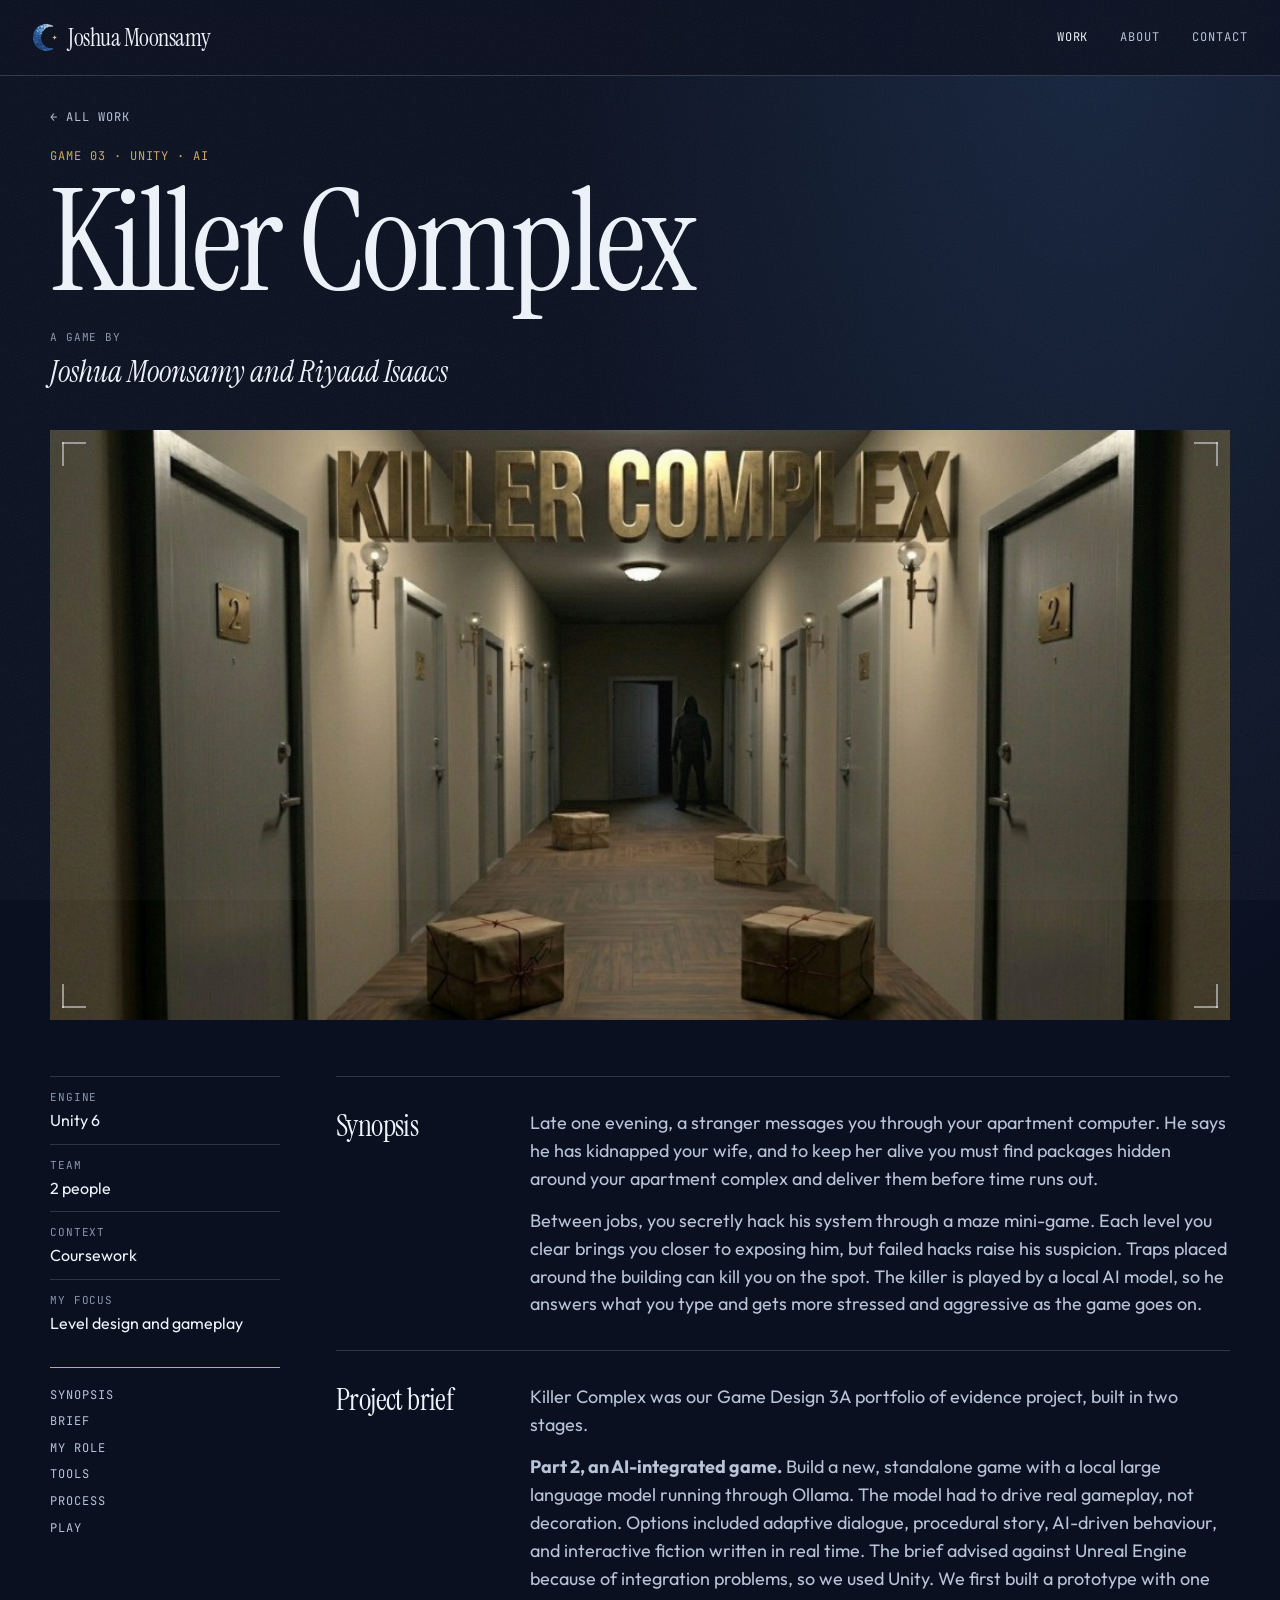
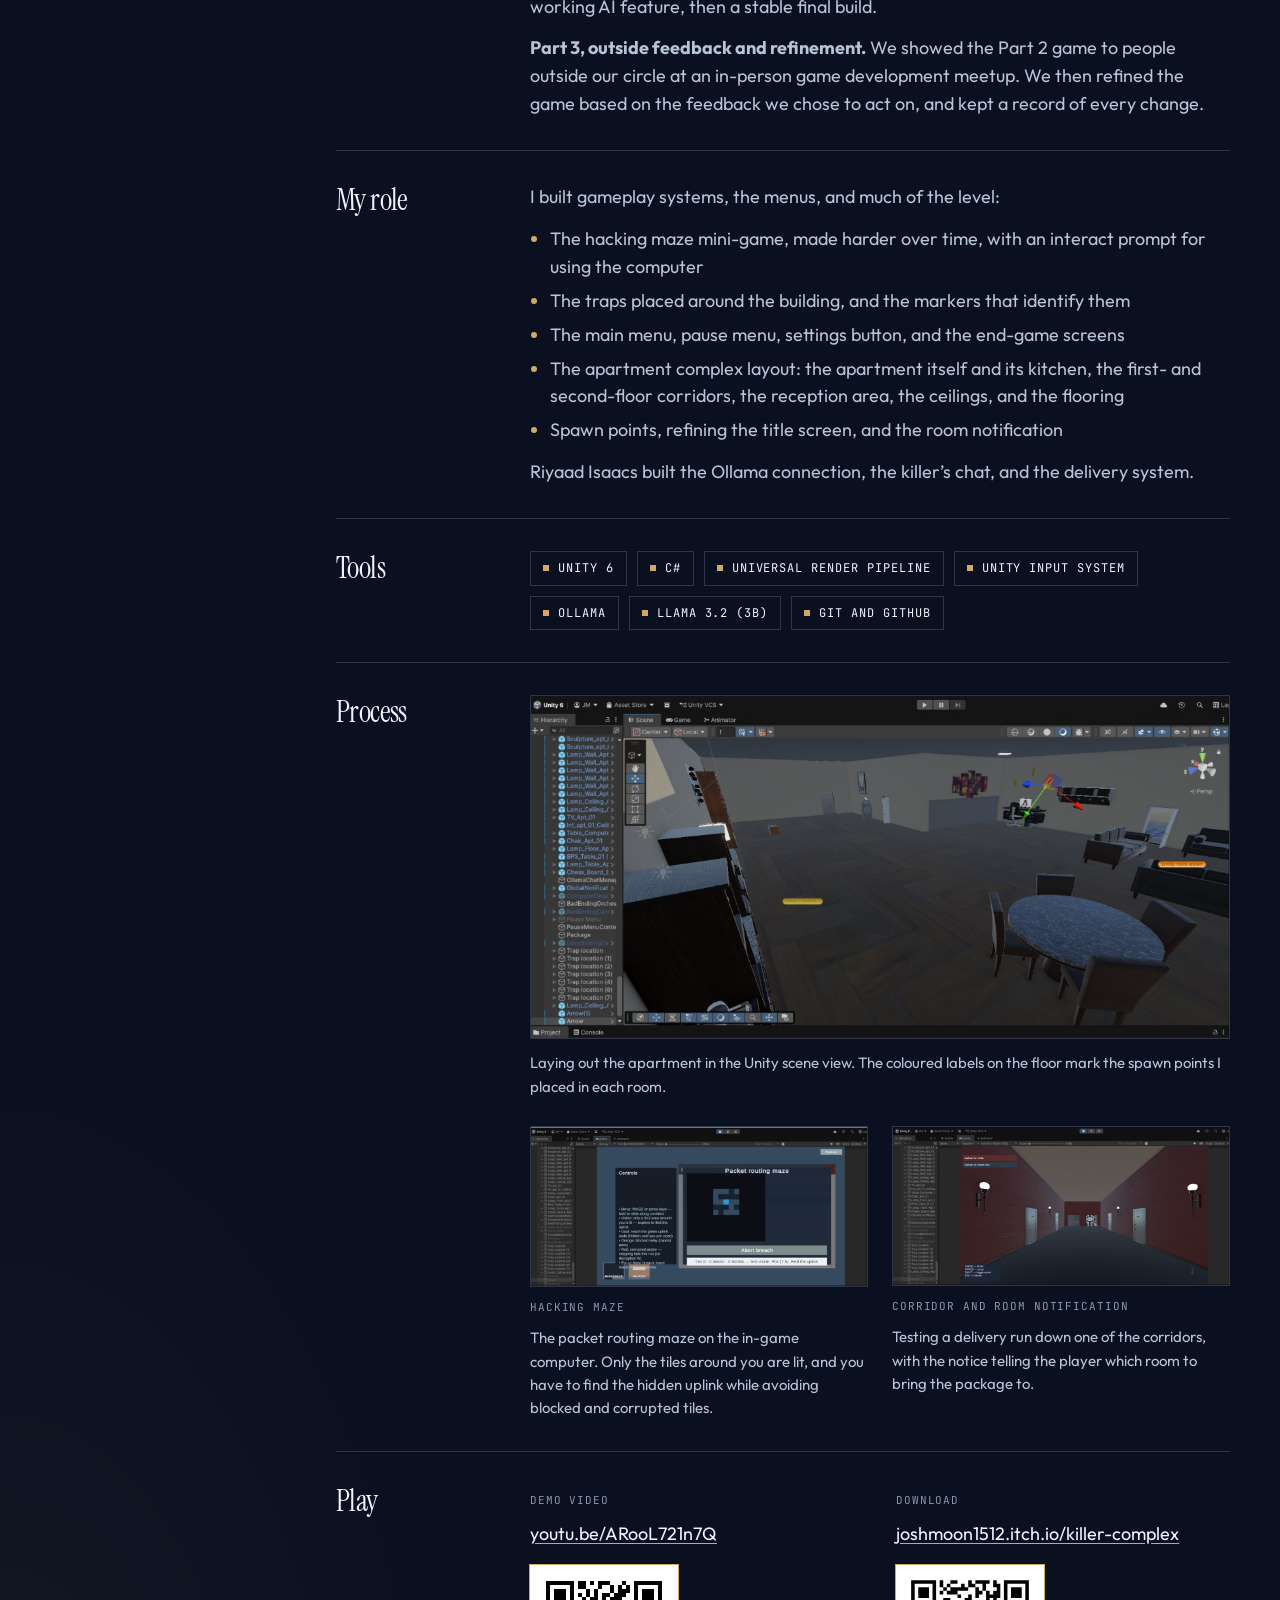
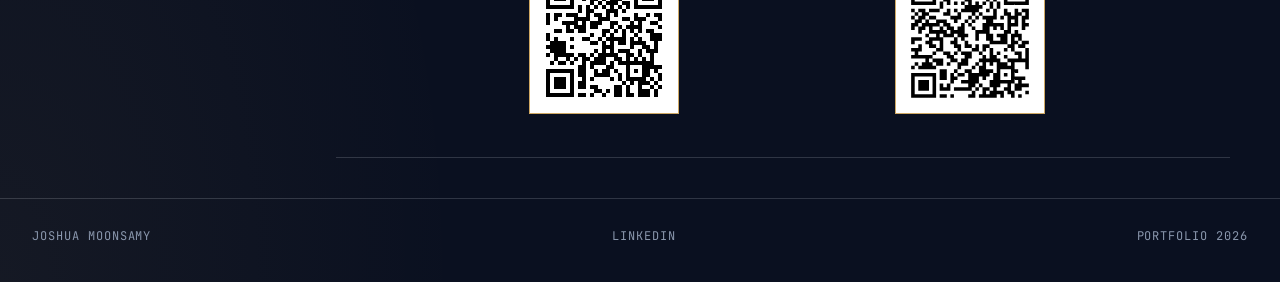
<file: project-03.html>
<!DOCTYPE html>
<html lang="en">
<head>
  <meta charset="utf-8">
  <meta name="viewport" content="width=device-width, initial-scale=1">
  <title>Killer Complex — Joshua Moonsamy</title>
  <meta name="description" content="Killer Complex, a first-person thriller in Unity where a local AI model plays the kidnapper. Joshua Moonsamy built the hacking maze, the traps, the menus, and the apartment complex.">
  <meta name="theme-color" content="#0a1020">
  <link rel="icon" href="assets/favicon.svg" type="image/svg+xml">
  <link rel="preconnect" href="https://fonts.googleapis.com">
  <link rel="preconnect" href="https://fonts.gstatic.com" crossorigin>
  <link href="https://fonts.googleapis.com/css2?family=Instrument+Serif:ital@0;1&family=JetBrains+Mono:wght@400;500&family=Outfit:wght@300;400;500&display=swap" rel="stylesheet">
  <link rel="stylesheet" href="css/styles.css">
</head>
<body class="theme-complex">
  <a class="skip" href="#synopsis">Skip to project details</a>
  <header class="site-header">
    <a class="logo" href="index.html"><img src="assets/crescent.svg" alt="" width="26" height="28">Joshua Moonsamy</a>
    <button class="nav-toggle" type="button" aria-expanded="false" aria-controls="site-nav" aria-label="Open menu">
      <span></span>
    </button>
    <nav class="nav" id="site-nav">
      <a href="index.html#work" aria-current="page">Work</a>
      <a href="index.html#about">About</a>
      <a href="index.html#contact">Contact</a>
    </nav>
  </header>

  <main>
    <div class="wrap">
      <a class="back" href="index.html#work">All work</a>
      <section class="project-hero">
        <div class="poster">
          <img src="assets/killer-complex-poster.jpg" alt="Killer Complex title screen. A dim apartment corridor lined with numbered doors and wrapped packages on the floor, with a dark figure standing at the far end." width="1024" height="512">
        </div>
        <div class="project-copy">
          <p class="kicker">Game 03 · Unity · AI</p>
          <h1>Killer Complex</h1>
          <p class="team"><span class="meta-label">A game by</span>Joshua Moonsamy and Riyaad Isaacs</p>
        </div>
      </section>

      <div class="project-body">
        <aside class="quick-facts" aria-label="Quick facts">
          <dl>
            <div><dt>Engine</dt><dd>Unity 6</dd></div>
            <div><dt>Team</dt><dd>2 people</dd></div>
            <div><dt>Context</dt><dd>Coursework</dd></div>
            <div><dt>My focus</dt><dd>Level design and gameplay</dd></div>
          </dl>
          <nav class="page-nav" aria-label="On this page">
            <a href="#synopsis">Synopsis</a>
            <a href="#brief">Brief</a>
            <a href="#role">My role</a>
            <a href="#tools">Tools</a>
            <a href="#process">Process</a>
            <a href="#play">Play</a>
          </nav>
        </aside>
      <section class="facts">
        <article class="fact" id="synopsis">
          <h2>Synopsis</h2>
          <div>
            <p>Late one evening, a stranger messages you through your apartment computer. He says he has kidnapped your wife, and to keep her alive you must find packages hidden around your apartment complex and deliver them before time runs out.</p>
            <p>Between jobs, you secretly hack his system through a maze mini-game. Each level you clear brings you closer to exposing him, but failed hacks raise his suspicion. Traps placed around the building can kill you on the spot. The killer is played by a local AI model, so he answers what you type and gets more stressed and aggressive as the game goes on.</p>
          </div>
        </article>
        <article class="fact" id="brief">
          <h2>Project brief</h2>
          <div>
            <p>Killer Complex was our Game Design 3A portfolio of evidence project, built in two stages.</p>
            <p><strong>Part 2, an AI-integrated game.</strong> Build a new, standalone game with a local large language model running through Ollama. The model had to drive real gameplay, not decoration. Options included adaptive dialogue, procedural story, AI-driven behaviour, and interactive fiction written in real time. The brief advised against Unreal Engine because of integration problems, so we used Unity. We first built a prototype with one working AI feature, then a stable final build.</p>
            <p><strong>Part 3, outside feedback and refinement.</strong> We showed the Part 2 game to people outside our circle at an in-person game development meetup. We then refined the game based on the feedback we chose to act on, and kept a record of every change.</p>
          </div>
        </article>
        <article class="fact" id="role">
          <h2>My role</h2>
          <div>
            <p>I built gameplay systems, the menus, and much of the level:</p>
            <ul class="role-list">
              <li>The hacking maze mini-game, made harder over time, with an interact prompt for using the computer</li>
              <li>The traps placed around the building, and the markers that identify them</li>
              <li>The main menu, pause menu, settings button, and the end-game screens</li>
              <li>The apartment complex layout: the apartment itself and its kitchen, the first- and second-floor corridors, the reception area, the ceilings, and the flooring</li>
              <li>Spawn points, refining the title screen, and the room notification</li>
            </ul>
            <p>Riyaad Isaacs built the Ollama connection, the killer’s chat, and the delivery system.</p>
          </div>
        </article>
        <article class="fact" id="tools">
          <h2>Tools</h2>
          <ul class="tools">
            <li>Unity 6</li>
            <li>C#</li>
            <li>Universal Render Pipeline</li>
            <li>Unity Input System</li>
            <li>Ollama</li>
            <li>Llama 3.2 (3B)</li>
            <li>Git and GitHub</li>
          </ul>
        </article>
        <article class="fact" id="process">
          <h2>Process</h2>
          <div class="process-gallery">
            <figure class="shot">
              <a href="assets/killer-complex-process-apartment.png" target="_blank" rel="noopener"><img src="assets/killer-complex-process-apartment.png" alt="The furnished apartment in the Unity scene view, with a dining table, sofas, kitchen cabinets, and a computer desk, and labelled spawn markers on the floor." width="1024" height="502" loading="lazy"></a>
              <figcaption>Laying out the apartment in the Unity scene view. The coloured labels on the floor mark the spawn points I placed in each room.</figcaption>
            </figure>
            <div class="shot-pair">
              <figure class="shot">
                <a href="assets/killer-complex-process-maze.png" target="_blank" rel="noopener"><img src="assets/killer-complex-process-maze.png" alt="The packet routing maze open on the in-game computer, with a controls panel explaining movement, limited vision, the green uplink goal, and blocked and corrupted tiles." width="1024" height="486" loading="lazy"></a>
                <figcaption>
                  <span class="meta-label">Hacking maze</span>
                  The packet routing maze on the in-game computer. Only the tiles around you are lit, and you have to find the hidden uplink while avoiding blocked and corrupted tiles.
                </figcaption>
              </figure>
              <figure class="shot">
                <a href="assets/killer-complex-process-corridor.png" target="_blank" rel="noopener"><img src="assets/killer-complex-process-corridor.png" alt="A first-person view down a brick apartment corridor with wall lamps and numbered doors, and on-screen notices reading Deliver in 145s and Deliver to Room 203." width="1024" height="483" loading="lazy"></a>
                <figcaption>
                  <span class="meta-label">Corridor and room notification</span>
                  Testing a delivery run down one of the corridors, with the notice telling the player which room to bring the package to.
                </figcaption>
              </figure>
            </div>
          </div>
        </article>
        <article class="fact" id="play">
          <h2>Play</h2>
          <div class="link-grid">
            <div class="action">
              <span class="meta-label">Demo video</span>
              <a href="https://youtu.be/ARooL721n7Q" target="_blank" rel="noopener noreferrer">youtu.be/ARooL721n7Q</a>
              <img class="qr" src="assets/killer-complex-video-qr.svg" alt="QR code linking to the Killer Complex gameplay demo on YouTube" width="148" height="148">
            </div>
            <div class="action">
              <span class="meta-label">Download</span>
              <a href="https://joshmoon1512.itch.io/killer-complex" target="_blank" rel="noopener noreferrer">joshmoon1512.itch.io/killer-complex</a>
              <img class="qr" src="assets/killer-complex-download-qr.svg" alt="QR code linking to the Killer Complex download on itch.io" width="148" height="148">
            </div>
          </div>
        </article>
      </section>
      </div>
    </div>
  </main>

  <footer class="site-footer">
    <span>Joshua Moonsamy</span>
    <a href="https://www.linkedin.com/in/joshua-moonsamy-2a615b37b/" target="_blank" rel="noopener noreferrer">LinkedIn</a>
    <span>Portfolio <span data-year>2026</span></span>
  </footer>
  <script src="js/main.js"></script>
</body>
</html>
</file>
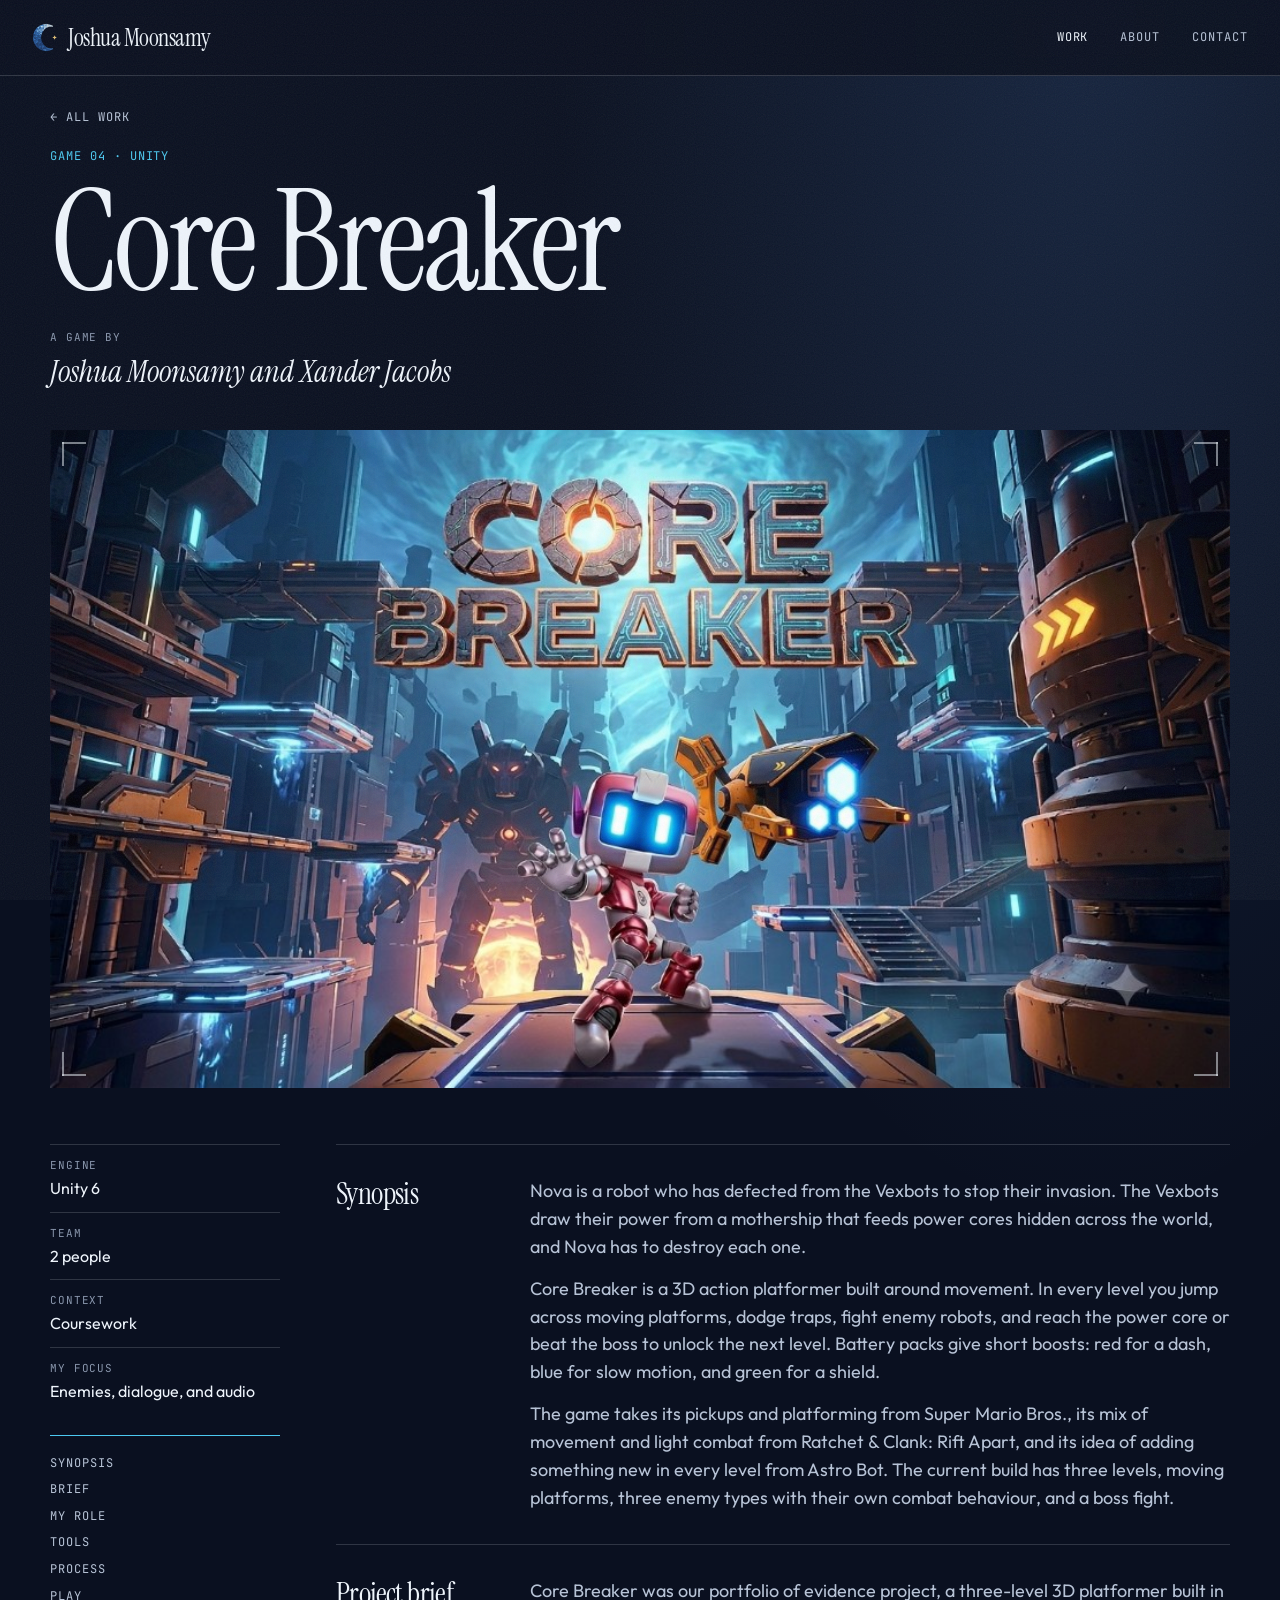
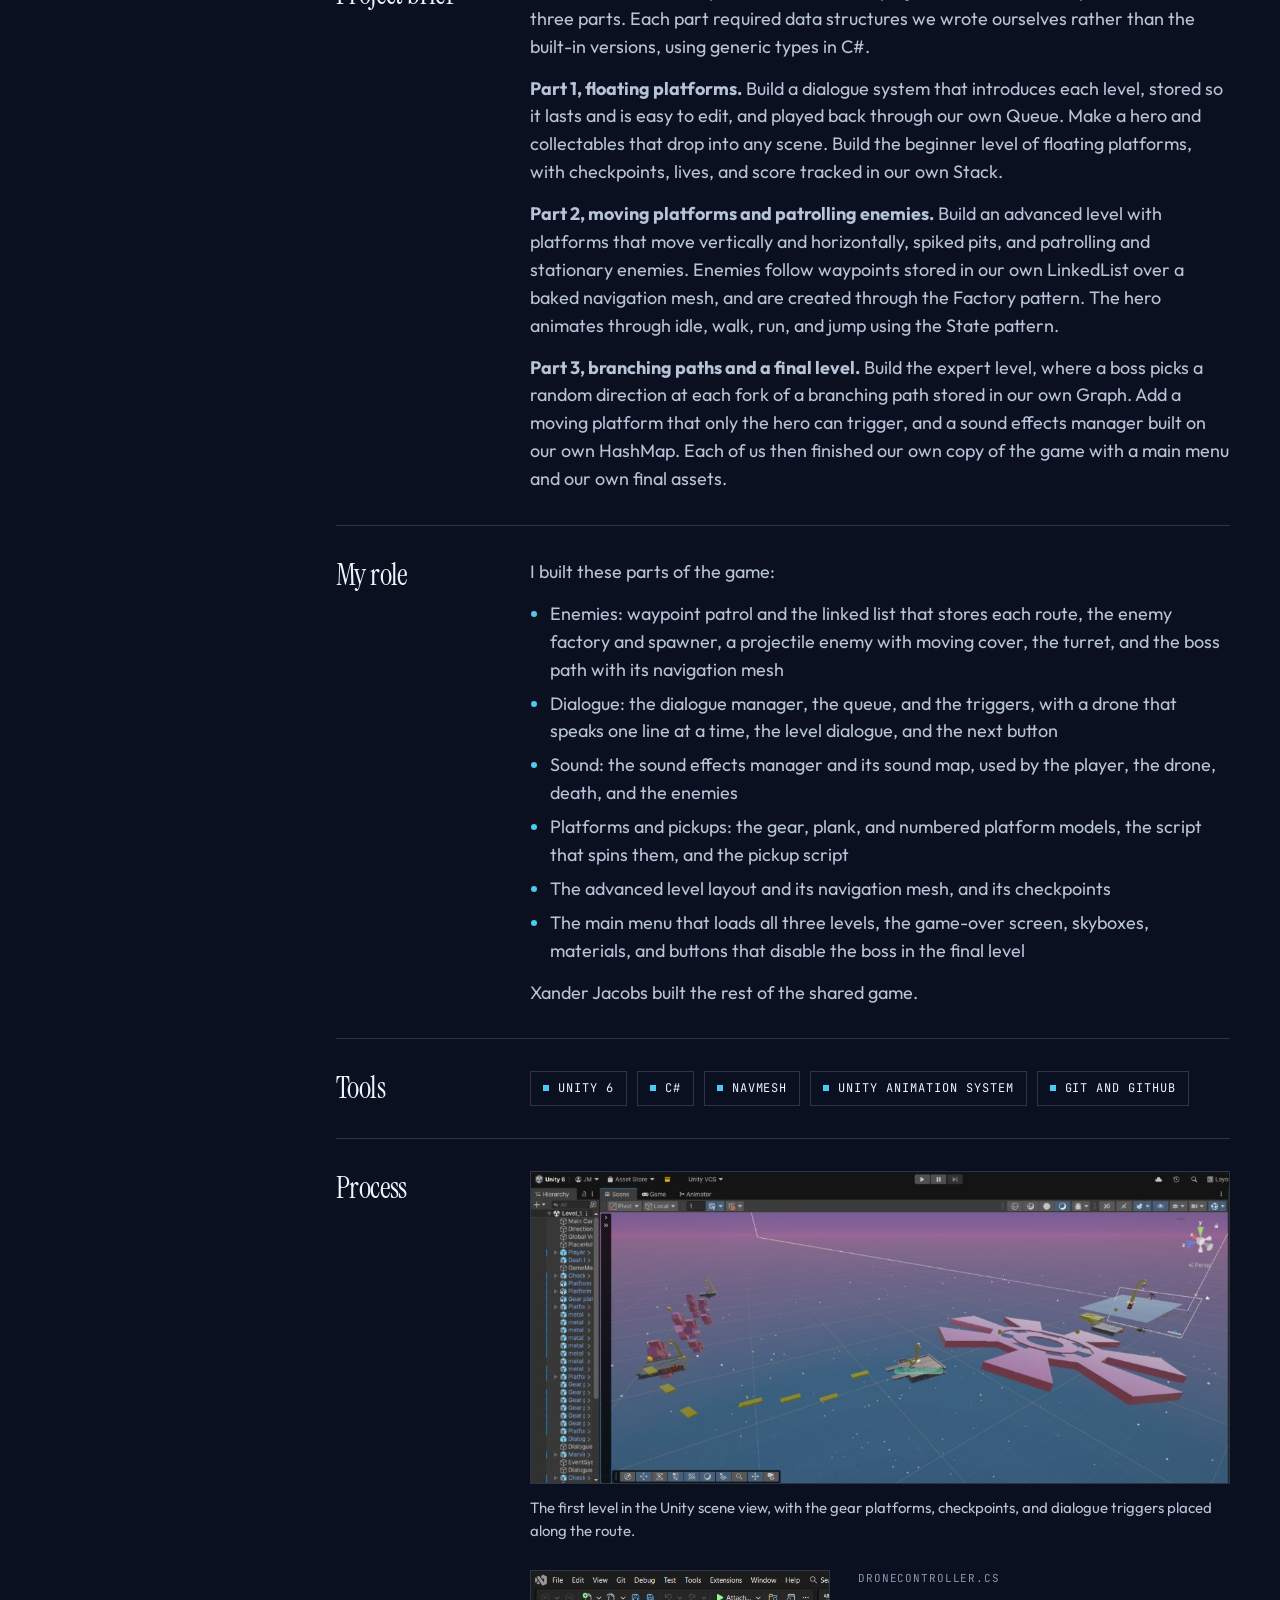
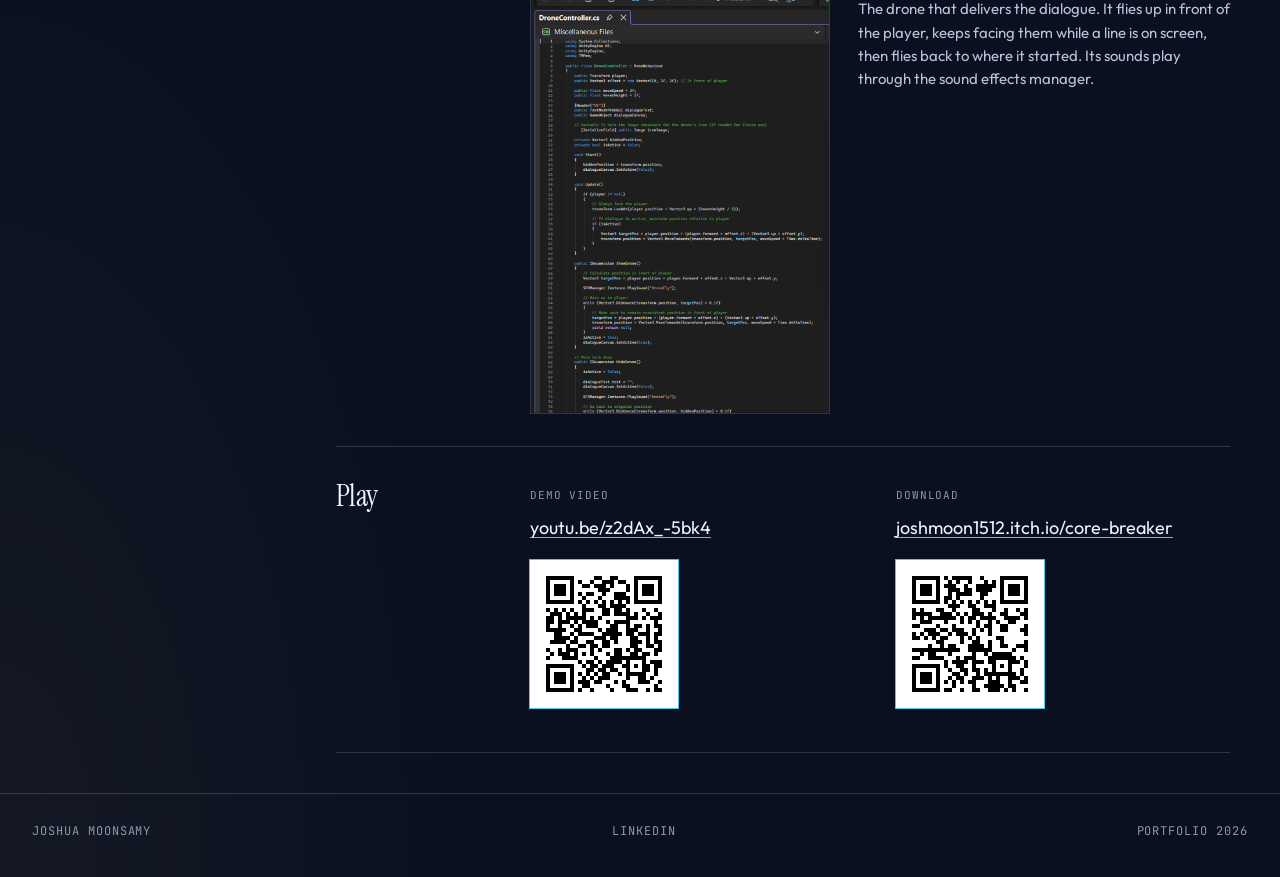
<file: project-04.html>
<!DOCTYPE html>
<html lang="en">
<head>
  <meta charset="utf-8">
  <meta name="viewport" content="width=device-width, initial-scale=1">
  <title>Core Breaker — Joshua Moonsamy</title>
  <meta name="description" content="Core Breaker, a three-level 3D action platformer in Unity. Joshua Moonsamy built the enemies, the dialogue system, the sound manager, the platforms, and the menus.">
  <meta name="theme-color" content="#0a1020">
  <link rel="icon" href="assets/favicon.svg" type="image/svg+xml">
  <link rel="preconnect" href="https://fonts.googleapis.com">
  <link rel="preconnect" href="https://fonts.gstatic.com" crossorigin>
  <link href="https://fonts.googleapis.com/css2?family=Instrument+Serif:ital@0;1&family=JetBrains+Mono:wght@400;500&family=Outfit:wght@300;400;500&display=swap" rel="stylesheet">
  <link rel="stylesheet" href="css/styles.css">
</head>
<body class="theme-core">
  <a class="skip" href="#synopsis">Skip to project details</a>
  <header class="site-header">
    <a class="logo" href="index.html"><img src="assets/crescent.svg" alt="" width="26" height="28">Joshua Moonsamy</a>
    <button class="nav-toggle" type="button" aria-expanded="false" aria-controls="site-nav" aria-label="Open menu">
      <span></span>
    </button>
    <nav class="nav" id="site-nav">
      <a href="index.html#work" aria-current="page">Work</a>
      <a href="index.html#about">About</a>
      <a href="index.html#contact">Contact</a>
    </nav>
  </header>

  <main>
    <div class="wrap">
      <a class="back" href="index.html#work">All work</a>
      <section class="project-hero">
        <div class="poster">
          <img src="assets/core-breaker-poster.jpg" alt="Core Breaker cover. A small red-and-white robot with glowing blue eyes stands on a platform beside a flying drone, with a large dark robot and a glowing core behind them in a sci-fi city." width="1024" height="571">
        </div>
        <div class="project-copy">
          <p class="kicker">Game 04 · Unity</p>
          <h1>Core Breaker</h1>
          <p class="team"><span class="meta-label">A game by</span>Joshua Moonsamy and Xander Jacobs</p>
        </div>
      </section>

      <div class="project-body">
        <aside class="quick-facts" aria-label="Quick facts">
          <dl>
            <div><dt>Engine</dt><dd>Unity 6</dd></div>
            <div><dt>Team</dt><dd>2 people</dd></div>
            <div><dt>Context</dt><dd>Coursework</dd></div>
            <div><dt>My focus</dt><dd>Enemies, dialogue, and audio</dd></div>
          </dl>
          <nav class="page-nav" aria-label="On this page">
            <a href="#synopsis">Synopsis</a>
            <a href="#brief">Brief</a>
            <a href="#role">My role</a>
            <a href="#tools">Tools</a>
            <a href="#process">Process</a>
            <a href="#play">Play</a>
          </nav>
        </aside>
      <section class="facts">
        <article class="fact" id="synopsis">
          <h2>Synopsis</h2>
          <div>
            <p>Nova is a robot who has defected from the Vexbots to stop their invasion. The Vexbots draw their power from a mothership that feeds power cores hidden across the world, and Nova has to destroy each one.</p>
            <p>Core Breaker is a 3D action platformer built around movement. In every level you jump across moving platforms, dodge traps, fight enemy robots, and reach the power core or beat the boss to unlock the next level. Battery packs give short boosts: red for a dash, blue for slow motion, and green for a shield.</p>
            <p>The game takes its pickups and platforming from Super Mario Bros., its mix of movement and light combat from Ratchet &amp; Clank: Rift Apart, and its idea of adding something new in every level from Astro Bot. The current build has three levels, moving platforms, three enemy types with their own combat behaviour, and a boss fight.</p>
          </div>
        </article>
        <article class="fact" id="brief">
          <h2>Project brief</h2>
          <div>
            <p>Core Breaker was our portfolio of evidence project, a three-level 3D platformer built in three parts. Each part required data structures we wrote ourselves rather than the built-in versions, using generic types in C#.</p>
            <p><strong>Part 1, floating platforms.</strong> Build a dialogue system that introduces each level, stored so it lasts and is easy to edit, and played back through our own Queue. Make a hero and collectables that drop into any scene. Build the beginner level of floating platforms, with checkpoints, lives, and score tracked in our own Stack.</p>
            <p><strong>Part 2, moving platforms and patrolling enemies.</strong> Build an advanced level with platforms that move vertically and horizontally, spiked pits, and patrolling and stationary enemies. Enemies follow waypoints stored in our own LinkedList over a baked navigation mesh, and are created through the Factory pattern. The hero animates through idle, walk, run, and jump using the State pattern.</p>
            <p><strong>Part 3, branching paths and a final level.</strong> Build the expert level, where a boss picks a random direction at each fork of a branching path stored in our own Graph. Add a moving platform that only the hero can trigger, and a sound effects manager built on our own HashMap. Each of us then finished our own copy of the game with a main menu and our own final assets.</p>
          </div>
        </article>
        <article class="fact" id="role">
          <h2>My role</h2>
          <div>
            <p>I built these parts of the game:</p>
            <ul class="role-list">
              <li>Enemies: waypoint patrol and the linked list that stores each route, the enemy factory and spawner, a projectile enemy with moving cover, the turret, and the boss path with its navigation mesh</li>
              <li>Dialogue: the dialogue manager, the queue, and the triggers, with a drone that speaks one line at a time, the level dialogue, and the next button</li>
              <li>Sound: the sound effects manager and its sound map, used by the player, the drone, death, and the enemies</li>
              <li>Platforms and pickups: the gear, plank, and numbered platform models, the script that spins them, and the pickup script</li>
              <li>The advanced level layout and its navigation mesh, and its checkpoints</li>
              <li>The main menu that loads all three levels, the game-over screen, skyboxes, materials, and buttons that disable the boss in the final level</li>
            </ul>
            <p>Xander Jacobs built the rest of the shared game.</p>
          </div>
        </article>
        <article class="fact" id="tools">
          <h2>Tools</h2>
          <ul class="tools">
            <li>Unity 6</li>
            <li>C#</li>
            <li>NavMesh</li>
            <li>Unity Animation system</li>
            <li>Git and GitHub</li>
          </ul>
        </article>
        <article class="fact" id="process">
          <h2>Process</h2>
          <div class="process-gallery">
            <figure class="shot">
              <a href="assets/core-breaker-process-scene.png" target="_blank" rel="noopener"><img src="assets/core-breaker-process-scene.png" alt="Core Breaker's first level in the Unity scene view, with floating gear platforms, pickups, and a large gear-shaped platform, and the level hierarchy listing platforms, checkpoints, and dialogue objects." width="1024" height="456" loading="lazy"></a>
              <figcaption>The first level in the Unity scene view, with the gear platforms, checkpoints, and dialogue triggers placed along the route.</figcaption>
            </figure>
            <figure class="shot shot-side">
              <a href="assets/core-breaker-process-drone-code.png" target="_blank" rel="noopener"><img src="assets/core-breaker-process-drone-code.png" alt="DroneController.cs open in Visual Studio, showing the Update method and the ShowDrone and HideDrone coroutines." width="513" height="761" loading="lazy"></a>
              <figcaption>
                <span class="meta-label">DroneController.cs</span>
                The drone that delivers the dialogue. It flies up in front of the player, keeps facing them while a line is on screen, then flies back to where it started. Its sounds play through the sound effects manager.
              </figcaption>
            </figure>
          </div>
        </article>
        <article class="fact" id="play">
          <h2>Play</h2>
          <div class="link-grid">
            <div class="action">
              <span class="meta-label">Demo video</span>
              <a href="https://youtu.be/z2dAx_-5bk4" target="_blank" rel="noopener noreferrer">youtu.be/z2dAx_-5bk4</a>
              <img class="qr" src="assets/core-breaker-video-qr.svg" alt="QR code linking to the Core Breaker gameplay demo on YouTube" width="148" height="148">
            </div>
            <div class="action">
              <span class="meta-label">Download</span>
              <a href="https://joshmoon1512.itch.io/core-breaker" target="_blank" rel="noopener noreferrer">joshmoon1512.itch.io/core-breaker</a>
              <img class="qr" src="assets/core-breaker-download-qr.svg" alt="QR code linking to the Core Breaker download on itch.io" width="148" height="148">
            </div>
          </div>
        </article>
      </section>
      </div>
    </div>
  </main>

  <footer class="site-footer">
    <span>Joshua Moonsamy</span>
    <a href="https://www.linkedin.com/in/joshua-moonsamy-2a615b37b/" target="_blank" rel="noopener noreferrer">LinkedIn</a>
    <span>Portfolio <span data-year>2026</span></span>
  </footer>
  <script src="js/main.js"></script>
</body>
</html>
</file>
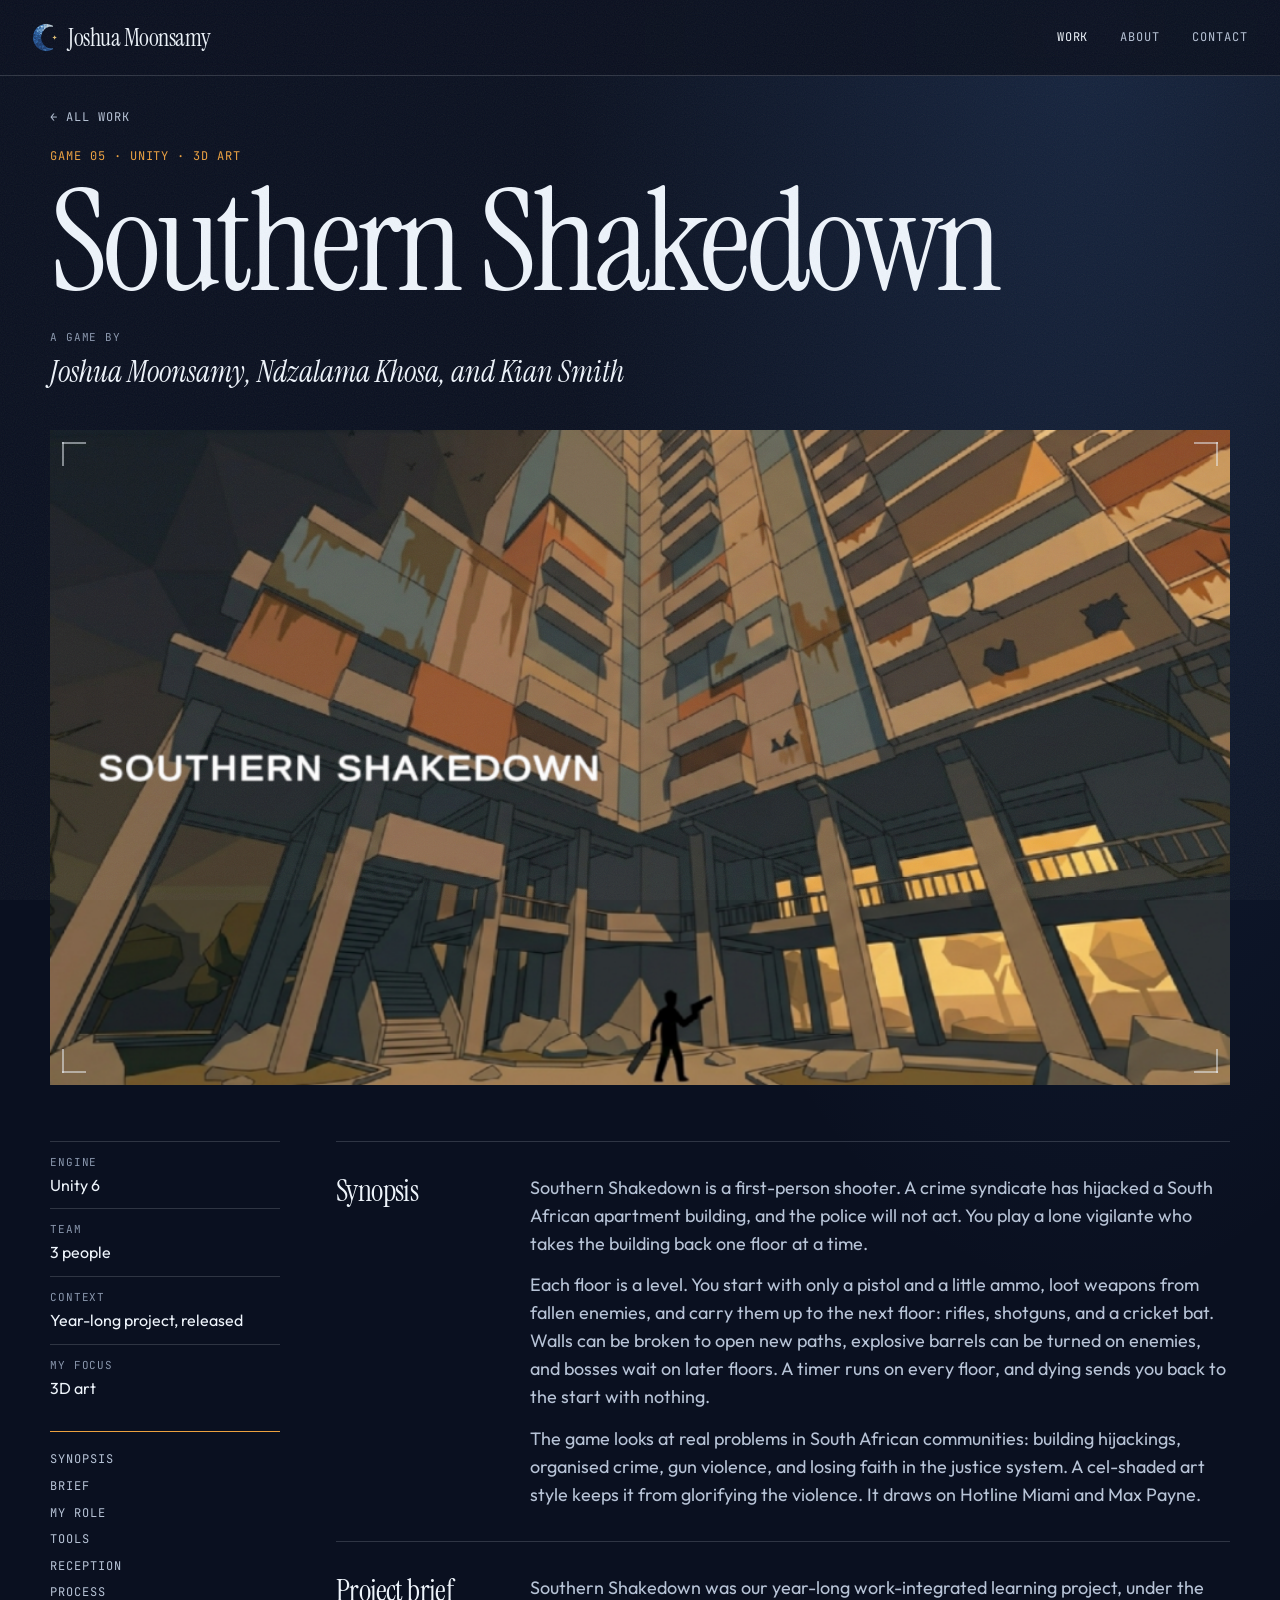
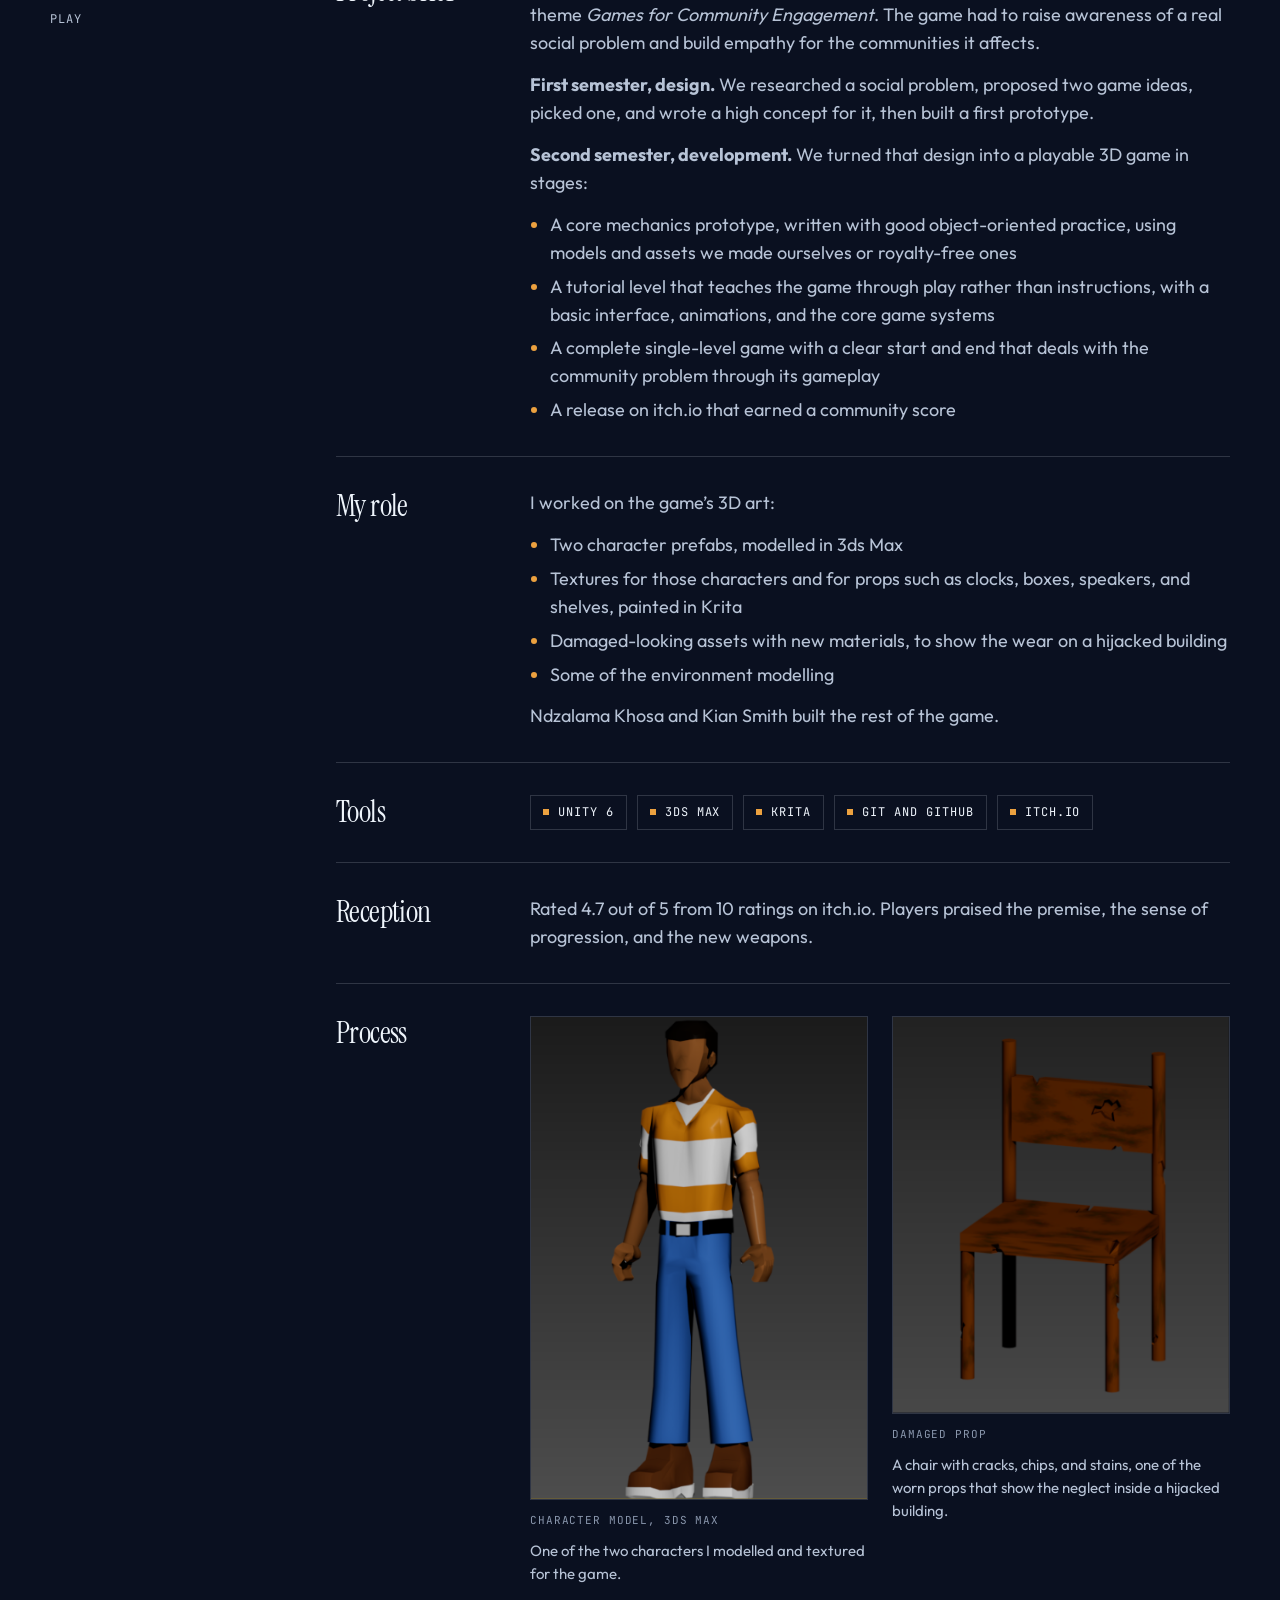
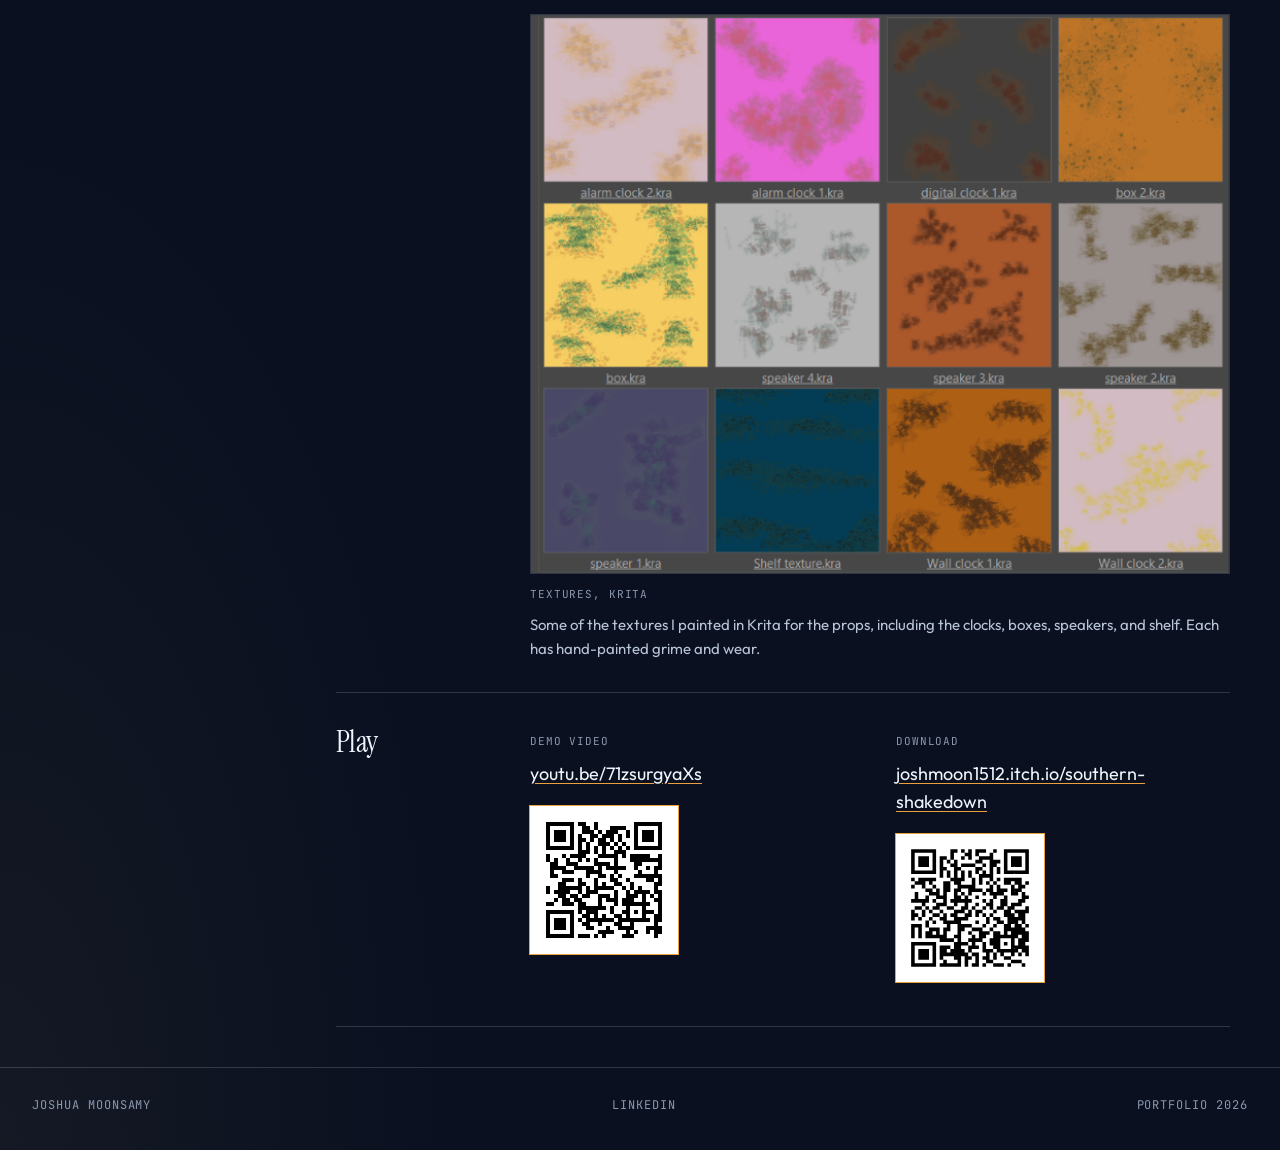
<file: project-05.html>
<!DOCTYPE html>
<html lang="en">
<head>
  <meta charset="utf-8">
  <meta name="viewport" content="width=device-width, initial-scale=1">
  <title>Southern Shakedown — Joshua Moonsamy</title>
  <meta name="description" content="Southern Shakedown, a first-person shooter in Unity set in a hijacked South African apartment building. Joshua Moonsamy made the character prefabs, textured assets, damaged materials, and environment models.">
  <meta name="theme-color" content="#0a1020">
  <link rel="icon" href="assets/favicon.svg" type="image/svg+xml">
  <link rel="preconnect" href="https://fonts.googleapis.com">
  <link rel="preconnect" href="https://fonts.gstatic.com" crossorigin>
  <link href="https://fonts.googleapis.com/css2?family=Instrument+Serif:ital@0;1&family=JetBrains+Mono:wght@400;500&family=Outfit:wght@300;400;500&display=swap" rel="stylesheet">
  <link rel="stylesheet" href="css/styles.css">
</head>
<body class="theme-shakedown">
  <a class="skip" href="#synopsis">Skip to project details</a>
  <header class="site-header">
    <a class="logo" href="index.html"><img src="assets/crescent.svg" alt="" width="26" height="28">Joshua Moonsamy</a>
    <button class="nav-toggle" type="button" aria-expanded="false" aria-controls="site-nav" aria-label="Open menu">
      <span></span>
    </button>
    <nav class="nav" id="site-nav">
      <a href="index.html#work" aria-current="page">Work</a>
      <a href="index.html#about">About</a>
      <a href="index.html#contact">Contact</a>
    </nav>
  </header>

  <main>
    <div class="wrap">
      <a class="back" href="index.html#work">All work</a>
      <section class="project-hero">
        <div class="poster">
          <img src="assets/southern-shakedown-poster.png" alt="Southern Shakedown cover. A silhouetted figure holding a gun and a cricket bat stands beneath a damaged, cel-shaded apartment tower at dusk." width="993" height="551">
        </div>
        <div class="project-copy">
          <p class="kicker">Game 05 · Unity · 3D art</p>
          <h1>Southern Shakedown</h1>
          <p class="team"><span class="meta-label">A game by</span>Joshua Moonsamy, Ndzalama Khosa, and Kian Smith</p>
        </div>
      </section>

      <div class="project-body">
        <aside class="quick-facts" aria-label="Quick facts">
          <dl>
            <div><dt>Engine</dt><dd>Unity 6</dd></div>
            <div><dt>Team</dt><dd>3 people</dd></div>
            <div><dt>Context</dt><dd>Year-long project, released</dd></div>
            <div><dt>My focus</dt><dd>3D art</dd></div>
          </dl>
          <nav class="page-nav" aria-label="On this page">
            <a href="#synopsis">Synopsis</a>
            <a href="#brief">Brief</a>
            <a href="#role">My role</a>
            <a href="#tools">Tools</a>
            <a href="#reception">Reception</a>
            <a href="#process">Process</a>
            <a href="#play">Play</a>
          </nav>
        </aside>
      <section class="facts">
        <article class="fact" id="synopsis">
          <h2>Synopsis</h2>
          <div>
            <p>Southern Shakedown is a first-person shooter. A crime syndicate has hijacked a South African apartment building, and the police will not act. You play a lone vigilante who takes the building back one floor at a time.</p>
            <p>Each floor is a level. You start with only a pistol and a little ammo, loot weapons from fallen enemies, and carry them up to the next floor: rifles, shotguns, and a cricket bat. Walls can be broken to open new paths, explosive barrels can be turned on enemies, and bosses wait on later floors. A timer runs on every floor, and dying sends you back to the start with nothing.</p>
            <p>The game looks at real problems in South African communities: building hijackings, organised crime, gun violence, and losing faith in the justice system. A cel-shaded art style keeps it from glorifying the violence. It draws on Hotline Miami and Max Payne.</p>
          </div>
        </article>
        <article class="fact" id="brief">
          <h2>Project brief</h2>
          <div>
            <p>Southern Shakedown was our year-long work-integrated learning project, under the theme <em>Games for Community Engagement</em>. The game had to raise awareness of a real social problem and build empathy for the communities it affects.</p>
            <p><strong>First semester, design.</strong> We researched a social problem, proposed two game ideas, picked one, and wrote a high concept for it, then built a first prototype.</p>
            <p><strong>Second semester, development.</strong> We turned that design into a playable 3D game in stages:</p>
            <ul class="role-list">
              <li>A core mechanics prototype, written with good object-oriented practice, using models and assets we made ourselves or royalty-free ones</li>
              <li>A tutorial level that teaches the game through play rather than instructions, with a basic interface, animations, and the core game systems</li>
              <li>A complete single-level game with a clear start and end that deals with the community problem through its gameplay</li>
              <li>A release on itch.io that earned a community score</li>
            </ul>
          </div>
        </article>
        <article class="fact" id="role">
          <h2>My role</h2>
          <div>
            <p>I worked on the game’s 3D art:</p>
            <ul class="role-list">
              <li>Two character prefabs, modelled in 3ds Max</li>
              <li>Textures for those characters and for props such as clocks, boxes, speakers, and shelves, painted in Krita</li>
              <li>Damaged-looking assets with new materials, to show the wear on a hijacked building</li>
              <li>Some of the environment modelling</li>
            </ul>
            <p>Ndzalama Khosa and Kian Smith built the rest of the game.</p>
          </div>
        </article>
        <article class="fact" id="tools">
          <h2>Tools</h2>
          <ul class="tools">
            <li>Unity 6</li>
            <li>3ds Max</li>
            <li>Krita</li>
            <li>Git and GitHub</li>
            <li>itch.io</li>
          </ul>
        </article>
        <article class="fact" id="reception">
          <h2>Reception</h2>
          <div>
            <p>Rated 4.7 out of 5 from 10 ratings on itch.io. Players praised the premise, the sense of progression, and the new weapons.</p>
          </div>
        </article>
        <article class="fact" id="process">
          <h2>Process</h2>
          <div class="process-gallery">
            <div class="shot-pair">
              <figure class="shot">
                <a href="assets/southern-shakedown-process-character.png" target="_blank" rel="noopener"><img src="assets/southern-shakedown-process-character.png" alt="A low-poly character model in 3ds Max wearing an orange and white striped shirt, blue jeans, a belt, and brown boots." width="395" height="567" loading="lazy"></a>
                <figcaption>
                  <span class="meta-label">Character model, 3ds Max</span>
                  One of the two characters I modelled and textured for the game.
                </figcaption>
              </figure>
              <figure class="shot">
                <a href="assets/southern-shakedown-process-chair.png" target="_blank" rel="noopener"><img src="assets/southern-shakedown-process-chair.png" alt="A wooden chair model with a cracked backrest, chipped edges, and stained, worn texturing." width="365" height="430" loading="lazy"></a>
                <figcaption>
                  <span class="meta-label">Damaged prop</span>
                  A chair with cracks, chips, and stains, one of the worn props that show the neglect inside a hijacked building.
                </figcaption>
              </figure>
            </div>
            <figure class="shot">
              <a href="assets/southern-shakedown-process-textures.png" target="_blank" rel="noopener"><img src="assets/southern-shakedown-process-textures.png" alt="A grid of twelve Krita texture files for alarm clocks, a digital clock, boxes, speakers, a shelf, and wall clocks, each with painted grime and wear." width="677" height="542" loading="lazy"></a>
              <figcaption>
                <span class="meta-label">Textures, Krita</span>
                Some of the textures I painted in Krita for the props, including the clocks, boxes, speakers, and shelf. Each has hand-painted grime and wear.
              </figcaption>
            </figure>
          </div>
        </article>
        <article class="fact" id="play">
          <h2>Play</h2>
          <div class="link-grid">
            <div class="action">
              <span class="meta-label">Demo video</span>
              <a href="https://youtu.be/71zsurgyaXs" target="_blank" rel="noopener noreferrer">youtu.be/71zsurgyaXs</a>
              <img class="qr" src="assets/southern-shakedown-video-qr.svg" alt="QR code linking to the Southern Shakedown gameplay demo on YouTube" width="148" height="148">
            </div>
            <div class="action">
              <span class="meta-label">Download</span>
              <a href="https://joshmoon1512.itch.io/southern-shakedown" target="_blank" rel="noopener noreferrer">joshmoon1512.itch.io/southern-shakedown</a>
              <img class="qr" src="assets/southern-shakedown-download-qr.svg" alt="QR code linking to the Southern Shakedown download on itch.io" width="148" height="148">
            </div>
          </div>
        </article>
      </section>
      </div>
    </div>
  </main>

  <footer class="site-footer">
    <span>Joshua Moonsamy</span>
    <a href="https://www.linkedin.com/in/joshua-moonsamy-2a615b37b/" target="_blank" rel="noopener noreferrer">LinkedIn</a>
    <span>Portfolio <span data-year>2026</span></span>
  </footer>
  <script src="js/main.js"></script>
</body>
</html>
</file>
<file: css/styles.css>
:root {
  --bg: #0a1020;
  --bg-raised: #121a30;
  --paper: #eef4fb;
  --muted: #b7c3d6;
  --faint: #8a97ad;
  --line: rgba(238, 244, 251, 0.16);
  --accent: #e3bf74;
  --ice: #9fd3ff;
  --bracket: rgba(238, 244, 251, 0.5);
  --header: 76px;
  --page: 1180px;
  --serif: "Instrument Serif", Georgia, "Times New Roman", serif;
  --sans: "Outfit", "Segoe UI", sans-serif;
  --mono: "JetBrains Mono", Consolas, monospace;
}

.theme-hive { --accent: #8fc35a; }
.theme-night { --accent: #a68cff; }
.theme-complex { --accent: #cfa863; }
.theme-core { --accent: #4cc9f0; }
.theme-shakedown { --accent: #eca13f; }

* { box-sizing: border-box; }

html { scroll-behavior: smooth; }

body {
  margin: 0;
  background:
    radial-gradient(70% 50% at 85% 0%, rgba(79, 140, 220, 0.16), transparent 60%),
    radial-gradient(60% 40% at 0% 100%, rgba(227, 191, 116, 0.05), transparent 60%),
    var(--bg);
  color: var(--paper);
  font-family: var(--sans);
  font-size: 18px;
  line-height: 1.55;
  font-weight: 400;
}

body::after {
  content: "";
  position: fixed;
  inset: 0;
  z-index: 100;
  pointer-events: none;
  opacity: 0.07;
  background-image: url("data:image/svg+xml,%3Csvg xmlns='http://www.w3.org/2000/svg' width='160' height='160'%3E%3Cfilter id='n'%3E%3CfeTurbulence type='fractalNoise' baseFrequency='0.9' numOctaves='2' stitchTiles='stitch'/%3E%3C/filter%3E%3Crect width='100%25' height='100%25' filter='url(%23n)'/%3E%3C/svg%3E");
}

img { max-width: 100%; display: block; }

a { color: inherit; }

::selection {
  background: var(--accent);
  color: #0a1020;
}

.skip {
  position: absolute;
  left: 16px;
  top: -80px;
  background: var(--paper);
  color: var(--bg);
  padding: 8px 12px;
  z-index: 30;
}

.skip:focus { top: 12px; }

/* Shared small labels use the code font */
.kicker,
.nav a,
.section-note,
.work-kicker,
.meta-label,
.more,
.back,
.site-footer,
.status,
.page-nav a,
.tools li,
dt {
  font-family: var(--mono);
  font-weight: 400;
  text-transform: uppercase;
  letter-spacing: 0.08em;
}

.site-header {
  position: sticky;
  top: 0;
  z-index: 20;
  display: flex;
  align-items: center;
  justify-content: space-between;
  height: var(--header);
  padding: 0 32px;
  background: rgba(10, 16, 32, 0.9);
  border-bottom: 1px solid var(--line);
  backdrop-filter: blur(10px);
}

.logo {
  display: inline-flex;
  align-items: center;
  gap: 10px;
  font-family: var(--serif);
  font-size: 24px;
  text-decoration: none;
  letter-spacing: -0.02em;
}

.nav {
  display: flex;
  gap: 32px;
}

.nav a {
  text-decoration: none;
  font-size: 12px;
  color: var(--muted);
}

.nav a:hover,
.nav a[aria-current="page"] { color: var(--paper); }

.nav-toggle {
  display: none;
  width: 44px;
  height: 44px;
  border: 1px solid var(--line);
  background: transparent;
  color: var(--paper);
  cursor: pointer;
}

.nav-toggle span,
.nav-toggle span::before,
.nav-toggle span::after {
  display: block;
  width: 16px;
  height: 1px;
  background: var(--paper);
  position: relative;
  margin: 0 auto;
}

.nav-toggle span::before,
.nav-toggle span::after {
  content: "";
  position: absolute;
  left: 0;
}

.nav-toggle span::before { top: -5px; }
.nav-toggle span::after { top: 5px; }

.wrap {
  width: min(var(--page), calc(100% - 64px));
  margin: 0 auto;
}

.logo img { width: 26px; height: auto; }

/* Home opening */
.hero {
  position: relative;
  overflow: hidden;
  min-height: calc(100vh - var(--header));
  display: flex;
  flex-direction: column;
  justify-content: flex-end;
  padding: 48px 0 56px;
}

.status {
  display: inline-flex;
  align-items: center;
  gap: 10px;
  margin: 0 0 28px;
  color: var(--muted);
  font-size: 12px;
}

.status-dot {
  width: 8px;
  height: 8px;
  border-radius: 50%;
  background: var(--ice);
  box-shadow: 0 0 0 0 rgba(159, 211, 255, 0.6);
  animation: pulse 2.4s ease-out infinite;
}

@keyframes pulse {
  0% { box-shadow: 0 0 0 0 rgba(159, 211, 255, 0.55); }
  70%, 100% { box-shadow: 0 0 0 10px rgba(159, 211, 255, 0); }
}

.kicker {
  margin: 0 0 18px;
  color: var(--accent);
  font-size: 12px;
}

h1 {
  margin: 0;
  font-family: var(--serif);
  font-weight: 400;
  letter-spacing: -0.035em;
}

.hero-name {
  font-size: clamp(88px, 17vw, 236px);
  line-height: 0.8;
}

.hero-name em {
  font-style: italic;
  color: var(--accent);
}

.hero-foot {
  display: grid;
  grid-template-columns: 1fr auto;
  gap: 48px;
  align-items: end;
  margin-top: 44px;
  padding-top: 28px;
  border-top: 1px solid var(--line);
}

.role {
  margin: 0;
  font-family: var(--serif);
  font-style: italic;
  font-size: clamp(28px, 3.6vw, 40px);
  line-height: 1.1;
}

.lede {
  max-width: 36rem;
  margin: 14px 0 0;
  color: var(--muted);
  font-size: 19px;
}

.hero-stats {
  display: flex;
  gap: 40px;
  margin: 0;
}

.hero-stats dt {
  color: var(--faint);
  font-size: 11px;
}

.hero-stats dd {
  margin: 6px 0 0;
  font-family: var(--serif);
  font-size: 34px;
  line-height: 1;
  white-space: nowrap;
}

/* Sections */
.section {
  padding: 88px 0;
  border-top: 1px solid var(--line);
}

.section-heading {
  display: flex;
  justify-content: space-between;
  align-items: baseline;
  gap: 24px;
  margin-bottom: 20px;
}

.section-heading h2,
.about-grid h2,
.project-copy h1 {
  font-family: var(--serif);
  font-weight: 400;
  letter-spacing: -0.03em;
}

.section-heading h2,
.about-grid h2 {
  margin: 0;
  font-size: clamp(44px, 6.5vw, 76px);
  line-height: 0.95;
}

.section-note {
  margin: 0;
  color: var(--faint);
  font-size: 12px;
}

/* Work rows */
.work-link {
  display: grid;
  grid-template-columns: 1.25fr 1fr;
  gap: 56px;
  align-items: center;
  padding: 56px 0;
  border-top: 1px solid var(--line);
  text-decoration: none;
}

.work-link:nth-child(even) .poster { order: 2; }

.work-list .work-link:last-child { border-bottom: 1px solid var(--line); }

.work-num {
  display: block;
  margin-bottom: 14px;
  font-family: var(--serif);
  font-size: clamp(72px, 9vw, 120px);
  line-height: 0.8;
  color: transparent;
  -webkit-text-stroke: 1px var(--accent);
  opacity: 0.85;
}

.work-link:hover .work-title { color: var(--accent); }

.work-link:hover .poster {
  transform: translateY(-4px);
  --bracket: var(--accent);
}

.work-link:hover .more { color: var(--accent); }

.poster {
  position: relative;
  overflow: hidden;
  aspect-ratio: 16 / 10;
  background: #121a30;
  transition: transform 220ms ease;
}

/* Thin bracket corners framing every poster */
.poster::after {
  content: "";
  position: absolute;
  inset: 12px;
  pointer-events: none;
  background:
    linear-gradient(var(--bracket), var(--bracket)) left top / 24px 2px,
    linear-gradient(var(--bracket), var(--bracket)) left top / 2px 24px,
    linear-gradient(var(--bracket), var(--bracket)) right top / 24px 2px,
    linear-gradient(var(--bracket), var(--bracket)) right top / 2px 24px,
    linear-gradient(var(--bracket), var(--bracket)) left bottom / 24px 2px,
    linear-gradient(var(--bracket), var(--bracket)) left bottom / 2px 24px,
    linear-gradient(var(--bracket), var(--bracket)) right bottom / 24px 2px,
    linear-gradient(var(--bracket), var(--bracket)) right bottom / 2px 24px;
  background-repeat: no-repeat;
}

.poster-tall { aspect-ratio: 3 / 4; }

.poster img {
  width: 100%;
  height: 100%;
  object-fit: cover;
  transition: transform 400ms ease;
}

.work-link:hover .poster img { transform: scale(1.03); }

.poster-video {
  position: absolute;
  inset: 0;
  width: 100%;
  height: 100%;
  object-fit: cover;
  opacity: 0;
  pointer-events: none;
  transition: opacity 250ms ease;
}

.poster.is-playing .poster-video { opacity: 1; }

.poster-index {
  position: absolute;
  left: 20px;
  bottom: 8px;
  font-family: var(--serif);
  font-size: 92px;
  line-height: 1;
  color: rgba(238, 244, 251, 0.28);
}

.poster-e {
  background:
    radial-gradient(80% 70% at 85% 80%, rgba(92, 150, 120, 0.42), transparent 55%),
    linear-gradient(160deg, #1d2a24, #0f1210 72%);
}

.work-kicker,
.meta-label {
  display: block;
  margin-bottom: 10px;
  color: var(--faint);
  font-size: 11px;
}

.work-title {
  margin: 0;
  font-family: var(--serif);
  font-size: clamp(40px, 5vw, 60px);
  font-weight: 400;
  letter-spacing: -0.03em;
  line-height: 0.95;
  transition: color 160ms ease;
}

.work-copy p,
.about-copy p,
.fact p {
  margin: 14px 0 0;
  color: var(--muted);
}

.more {
  display: inline-block;
  margin-top: 22px;
  color: var(--paper);
  font-size: 12px;
  transition: color 160ms ease;
}

.more::after { content: "  →"; }

.about-grid,
.contact-grid,
.project-hero,
.link-grid {
  display: grid;
  gap: 32px;
}

.about-grid { grid-template-columns: 0.8fr 1.2fr; }

.about-copy p {
  font-size: 21px;
  line-height: 1.5;
}

.about-copy p:first-child { margin-top: 0; color: var(--paper); }

.about-details {
  grid-column: 1 / -1;
  display: grid;
  grid-template-columns: repeat(2, 1fr);
  gap: 48px;
  margin-top: 24px;
}

.about-block {
  padding-top: 22px;
  border-top: 1px solid var(--line);
}

.about-block .role-list { margin-top: 0; }

.about-block p { margin: 0 0 12px; color: var(--muted); }

.about-cta {
  grid-column: 1 / -1;
  margin: 8px 0 0;
  font-family: var(--serif);
  font-size: clamp(24px, 3vw, 32px);
  line-height: 1.25;
}

.about-cta a,
.about-copy a { color: var(--accent); text-underline-offset: 4px; }

.contact-grid { grid-template-columns: repeat(2, 1fr); column-gap: 48px; row-gap: 0; }

.site-footer a { text-decoration: none; }

.site-footer a:hover { color: var(--accent); }

.contact-card span { overflow-wrap: anywhere; }

.contact-card {
  display: block;
  padding: 22px 0;
  border-top: 1px solid var(--line);
  text-decoration: none;
}

.contact-card:hover strong { color: var(--accent); }

.contact-card strong {
  display: block;
  margin-top: 8px;
  font-family: var(--serif);
  font-weight: 400;
  font-size: 30px;
  line-height: 1.1;
  transition: color 160ms ease;
}

.contact-card span {
  color: var(--muted);
  font-size: 15px;
}

.site-footer {
  display: flex;
  justify-content: space-between;
  gap: 16px;
  padding: 28px 32px 36px;
  border-top: 1px solid var(--line);
  color: var(--faint);
  font-size: 12px;
}

/* Project pages */
.back {
  display: inline-block;
  margin: 32px 0 20px;
  color: var(--muted);
  text-decoration: none;
  font-size: 12px;
}

.back::before { content: "←  "; }

.back:hover { color: var(--accent); }

.project-hero {
  grid-template-columns: 1fr;
  gap: 40px;
  padding-bottom: 56px;
}

.project-copy { order: -1; }

.project-hero .poster { aspect-ratio: auto; }

.project-hero .poster img { height: auto; }

.project-copy h1 {
  margin: 0;
  font-size: clamp(64px, 11vw, 150px);
  line-height: 0.85;
}

.team {
  margin: 28px 0 0;
  font-family: var(--serif);
  font-style: italic;
  font-size: clamp(22px, 2.6vw, 30px);
  line-height: 1.2;
}

.team .meta-label { font-style: normal; }

.project-body {
  display: grid;
  grid-template-columns: 230px 1fr;
  gap: 56px;
  align-items: start;
  padding-bottom: 40px;
}

.quick-facts {
  position: sticky;
  top: calc(var(--header) + 32px);
}

.quick-facts dl { margin: 0; }

.quick-facts dl div {
  padding: 12px 0;
  border-top: 1px solid var(--line);
}

.quick-facts dt {
  color: var(--faint);
  font-size: 11px;
}

.quick-facts dd {
  margin: 4px 0 0;
  font-size: 16px;
  line-height: 1.35;
}

.page-nav {
  display: flex;
  flex-direction: column;
  gap: 8px;
  margin-top: 20px;
  padding-top: 18px;
  border-top: 1px solid var(--accent);
}

.page-nav a {
  color: var(--muted);
  font-size: 12px;
  text-decoration: none;
}

.page-nav a:hover { color: var(--accent); }

.facts { border-top: 1px solid var(--line); }

.fact {
  display: grid;
  grid-template-columns: 170px 1fr;
  gap: 24px;
  padding: 32px 0;
  border-bottom: 1px solid var(--line);
  scroll-margin-top: calc(var(--header) + 16px);
}

.fact h2 {
  margin: 0;
  font-family: var(--serif);
  font-weight: 400;
  font-size: 30px;
  letter-spacing: -0.02em;
  line-height: 1.1;
}

.fact a { text-decoration-color: var(--accent); text-underline-offset: 3px; }

.fact a:hover { color: var(--accent); }

.tools {
  display: flex;
  flex-wrap: wrap;
  gap: 10px;
  margin: 0;
  padding: 0;
  list-style: none;
}

.tools li {
  padding: 7px 12px;
  border: 1px solid var(--line);
  color: var(--paper);
  font-size: 12px;
}

.tools li::before {
  content: "";
  display: inline-block;
  width: 6px;
  height: 6px;
  margin-right: 9px;
  background: var(--accent);
  vertical-align: 1px;
}

.process-frame {
  position: relative;
  min-height: 320px;
  display: grid;
  place-items: center;
  padding: 24px;
  background:
    linear-gradient(180deg, rgba(238, 244, 251, 0.03), transparent 40%),
    var(--bg-raised);
  border: 1px solid var(--line);
  color: var(--faint);
  text-align: center;
}

.process-frame img {
  width: 100%;
  height: 420px;
  object-fit: cover;
}

.process-gallery {
  display: grid;
  gap: 28px;
}

.shot { margin: 0; }

.shot img {
  width: 100%;
  height: auto;
  border: 1px solid var(--line);
  transition: border-color 160ms ease;
}

.shot a:hover img { border-color: var(--accent); }

.shot figcaption {
  margin-top: 12px;
  color: var(--muted);
  font-size: 15px;
}

.shot-side {
  display: grid;
  grid-template-columns: minmax(0, 300px) 1fr;
  gap: 28px;
  align-items: start;
}

.shot-side figcaption { margin-top: 0; }

.shot-pair {
  display: grid;
  grid-template-columns: 1fr 1fr;
  gap: 24px;
  align-items: start;
}

.link-grid { grid-template-columns: 1fr 1fr; }

.action { padding: 8px 0 12px; }

.action a { color: var(--paper); }

.is-waiting {
  margin: 0;
  color: var(--faint);
}

.fact p:first-child { margin-top: 0; }

.role-list {
  margin: 14px 0 0;
  padding-left: 20px;
  color: var(--muted);
}

.role-list li::marker { color: var(--accent); }

.role-list li + li { margin-top: 6px; }

.qr {
  width: 148px;
  height: 148px;
  margin-top: 18px;
  padding: 8px;
  background: #fff;
  box-shadow: 0 0 0 1px var(--accent);
}

.qr-plate {
  width: 148px;
  height: 148px;
  display: grid;
  place-items: center;
  margin-top: 18px;
  border: 1px solid var(--line);
  background:
    linear-gradient(var(--line) 1px, transparent 1px) 0 0 / 16px 16px,
    linear-gradient(90deg, var(--line) 1px, transparent 1px) 0 0 / 16px 16px,
    var(--bg-raised);
  color: var(--faint);
  font-family: var(--mono);
  font-size: 12px;
}

:focus-visible {
  outline: 2px solid var(--accent);
  outline-offset: 3px;
}

@media (max-width: 980px) {
  .project-body { grid-template-columns: 1fr; gap: 32px; }

  .quick-facts { position: static; }

  .quick-facts dl {
    display: grid;
    grid-template-columns: 1fr 1fr;
    column-gap: 24px;
  }

  .page-nav { display: none; }
}

@media (max-width: 860px) {
  .wrap { width: min(var(--page), calc(100% - 36px)); }

  .site-header { padding: 0 18px; }

  .nav-toggle { display: grid; place-items: center; }

  .nav {
    display: none;
    position: fixed;
    z-index: 15;
    inset: 0;
    flex-direction: column;
    justify-content: flex-start;
    gap: 22px;
    padding: calc(var(--header) + 36px) 32px 32px;
    background: var(--bg);
  }

  .nav.is-open {
    display: flex;
    height: 100vh;
    height: 100dvh;
    overflow: auto;
  }

  .nav a {
    font-family: var(--serif);
    font-size: 42px;
    letter-spacing: -0.03em;
    text-transform: none;
    color: var(--paper);
  }

  .hero-foot { grid-template-columns: 1fr; gap: 28px; }

  .hero-stats { gap: 28px; flex-wrap: wrap; }

  .hero-stats dd { font-size: 28px; }

  .work-link { gap: 24px; padding: 40px 0; }

  .work-link:nth-child(even) .poster { order: 0; }

  .work-link,
  .about-grid,
  .about-details,
  .contact-grid,
  .fact,
  .link-grid {
    grid-template-columns: 1fr;
  }

  .fact { gap: 14px; }

  .shot-side { grid-template-columns: 1fr; gap: 12px; }

  .shot-pair { grid-template-columns: 1fr; gap: 28px; }

  .section { padding: 64px 0; }

  .section-heading { align-items: flex-start; flex-direction: column; }

  .site-footer { padding: 24px 18px 32px; flex-direction: column; }
}

@media (prefers-reduced-motion: reduce) {
  html { scroll-behavior: auto; }
  .poster,
  .poster img { transition: none; }
  .status-dot { animation: none; }
}

.hero-mark {
  position: absolute;
  top: 9vh;
  right: max(32px, calc((100% - var(--page)) / 2));
  width: clamp(140px, 22vw, 300px);
  height: auto;
  pointer-events: none;
  filter: drop-shadow(0 0 48px rgba(120, 180, 255, 0.3));
}

@media (max-width: 860px) {
  .hero-mark { top: 32px; width: 120px; }
}
</file>
